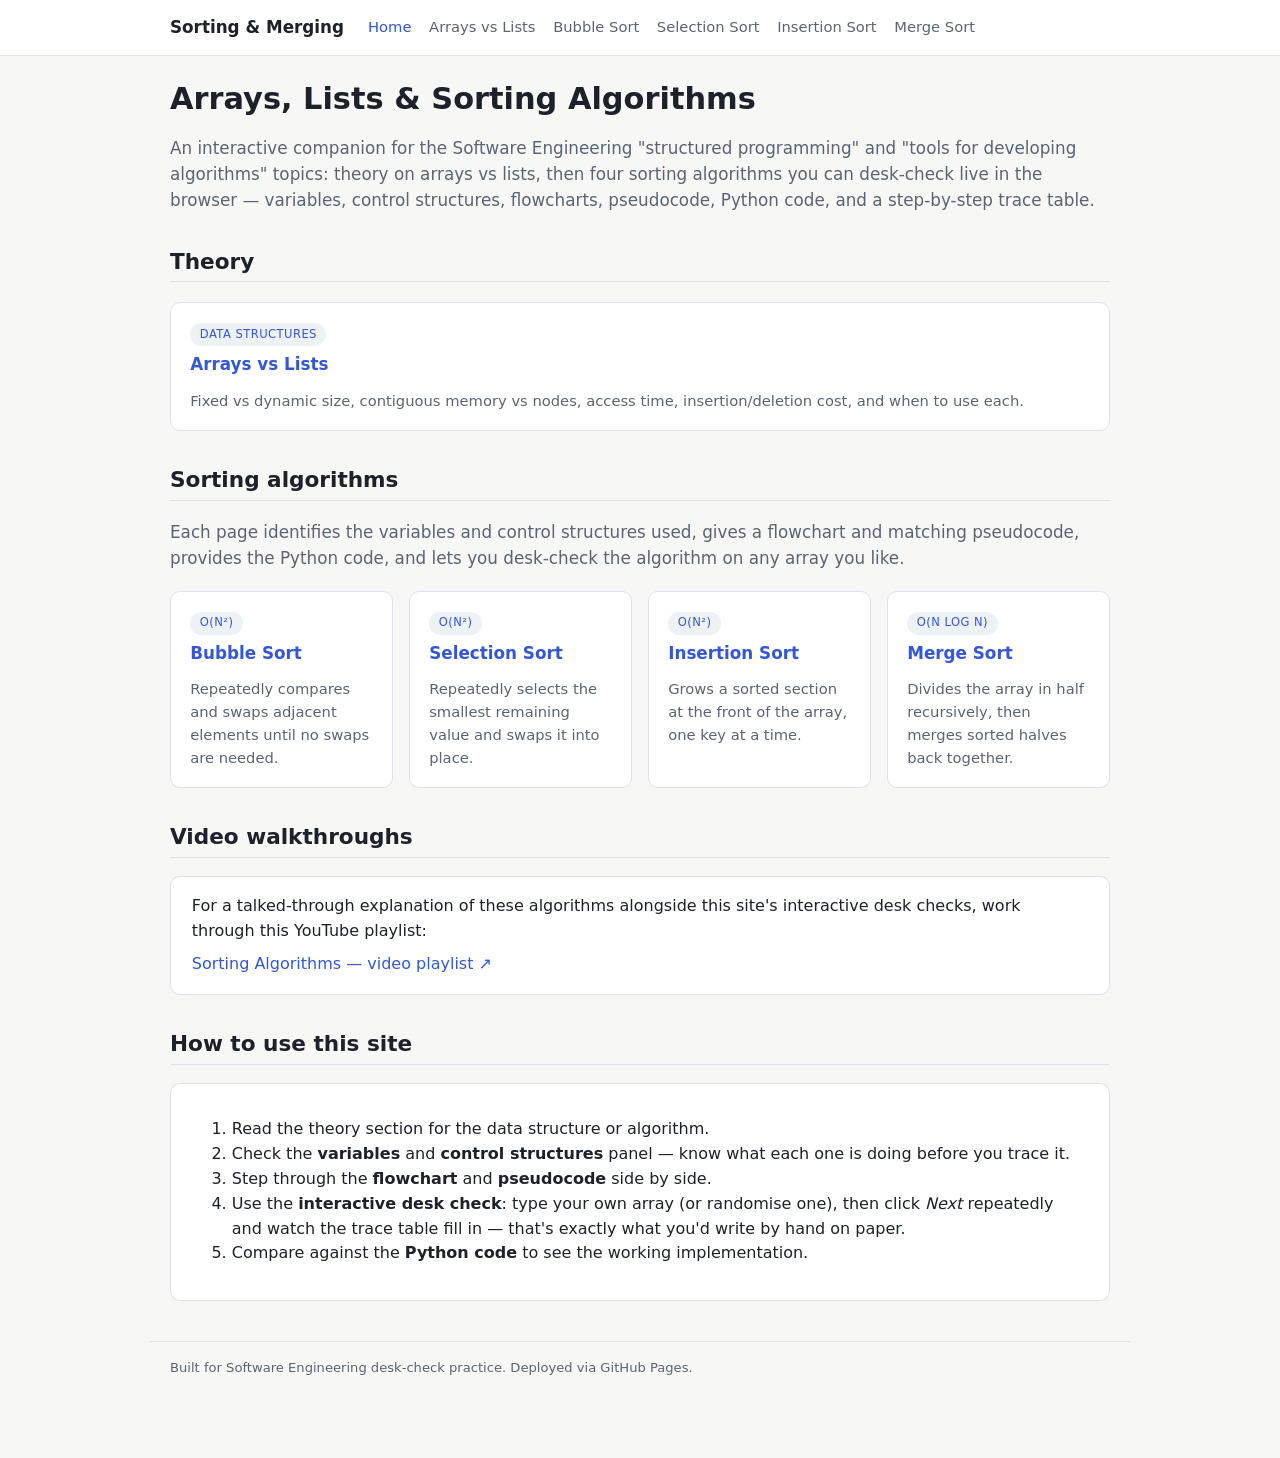
<file: index.html>
<!DOCTYPE html>
<html lang="en">
<head>
<meta charset="UTF-8">
<meta name="viewport" content="width=device-width, initial-scale=1.0">
<title>Arrays, Lists & Sorting — Algorithm Desk Checks</title>
<link rel="stylesheet" href="css/styles.css">
</head>
<body>

<header class="site-header">
  <div class="bar">
    <span class="brand">Sorting &amp; Merging</span>
    <nav>
      <a href="index.html" class="active">Home</a>
      <a href="arrays-vs-lists.html">Arrays vs Lists</a>
      <a href="sorts/bubble-sort.html">Bubble Sort</a>
      <a href="sorts/selection-sort.html">Selection Sort</a>
      <a href="sorts/insertion-sort.html">Insertion Sort</a>
      <a href="sorts/merge-sort.html">Merge Sort</a>
    </nav>
  </div>
</header>

<main>
  <h1>Arrays, Lists &amp; Sorting Algorithms</h1>
  <p class="lede">
    An interactive companion for the Software Engineering "structured programming" and
    "tools for developing algorithms" topics: theory on arrays vs lists, then four
    sorting algorithms you can desk-check live in the browser — variables, control
    structures, flowcharts, pseudocode, Python code, and a step-by-step trace table.
  </p>

  <h2>Theory</h2>
  <div class="card-grid">
    <a class="card" href="arrays-vs-lists.html">
      <span class="tag">Data structures</span>
      <h3>Arrays vs Lists</h3>
      <p>Fixed vs dynamic size, contiguous memory vs nodes, access time, insertion/deletion cost, and when to use each.</p>
    </a>
  </div>

  <h2>Sorting algorithms</h2>
  <p class="lede">Each page identifies the variables and control structures used, gives a flowchart and matching
     pseudocode, provides the Python code, and lets you desk-check the algorithm on any array you like.</p>
  <div class="card-grid">
    <a class="card" href="sorts/bubble-sort.html">
      <span class="tag">O(n²)</span>
      <h3>Bubble Sort</h3>
      <p>Repeatedly compares and swaps adjacent elements until no swaps are needed.</p>
    </a>
    <a class="card" href="sorts/selection-sort.html">
      <span class="tag">O(n²)</span>
      <h3>Selection Sort</h3>
      <p>Repeatedly selects the smallest remaining value and swaps it into place.</p>
    </a>
    <a class="card" href="sorts/insertion-sort.html">
      <span class="tag">O(n²)</span>
      <h3>Insertion Sort</h3>
      <p>Grows a sorted section at the front of the array, one key at a time.</p>
    </a>
    <a class="card" href="sorts/merge-sort.html">
      <span class="tag">O(n log n)</span>
      <h3>Merge Sort</h3>
      <p>Divides the array in half recursively, then merges sorted halves back together.</p>
    </a>
  </div>

  <h2>Video walkthroughs</h2>
  <div class="panel">
    <p style="margin:0 0 0.5rem;">
      For a talked-through explanation of these algorithms alongside this site's interactive desk checks,
      work through this YouTube playlist:
    </p>
    <p style="margin:0;">
      <a href="https://www.youtube.com/playlist?list=PL2_aWCzGMAwKedT2KfDMB9YA5DgASZb3U" target="_blank" rel="noopener">
        Sorting Algorithms — video playlist &#8599;
      </a>
    </p>
  </div>

  <h2>How to use this site</h2>
  <div class="panel">
    <ol class="tight">
      <li>Read the theory section for the data structure or algorithm.</li>
      <li>Check the <strong>variables</strong> and <strong>control structures</strong> panel — know what each one is doing before you trace it.</li>
      <li>Step through the <strong>flowchart</strong> and <strong>pseudocode</strong> side by side.</li>
      <li>Use the <strong>interactive desk check</strong>: type your own array (or randomise one), then click <em>Next</em> repeatedly and watch the trace table fill in — that's exactly what you'd write by hand on paper.</li>
      <li>Compare against the <strong>Python code</strong> to see the working implementation.</li>
    </ol>
  </div>
</main>

<footer class="site-footer">
  Built for Software Engineering desk-check practice. Deployed via GitHub Pages.
</footer>

</body>
</html>
</file>
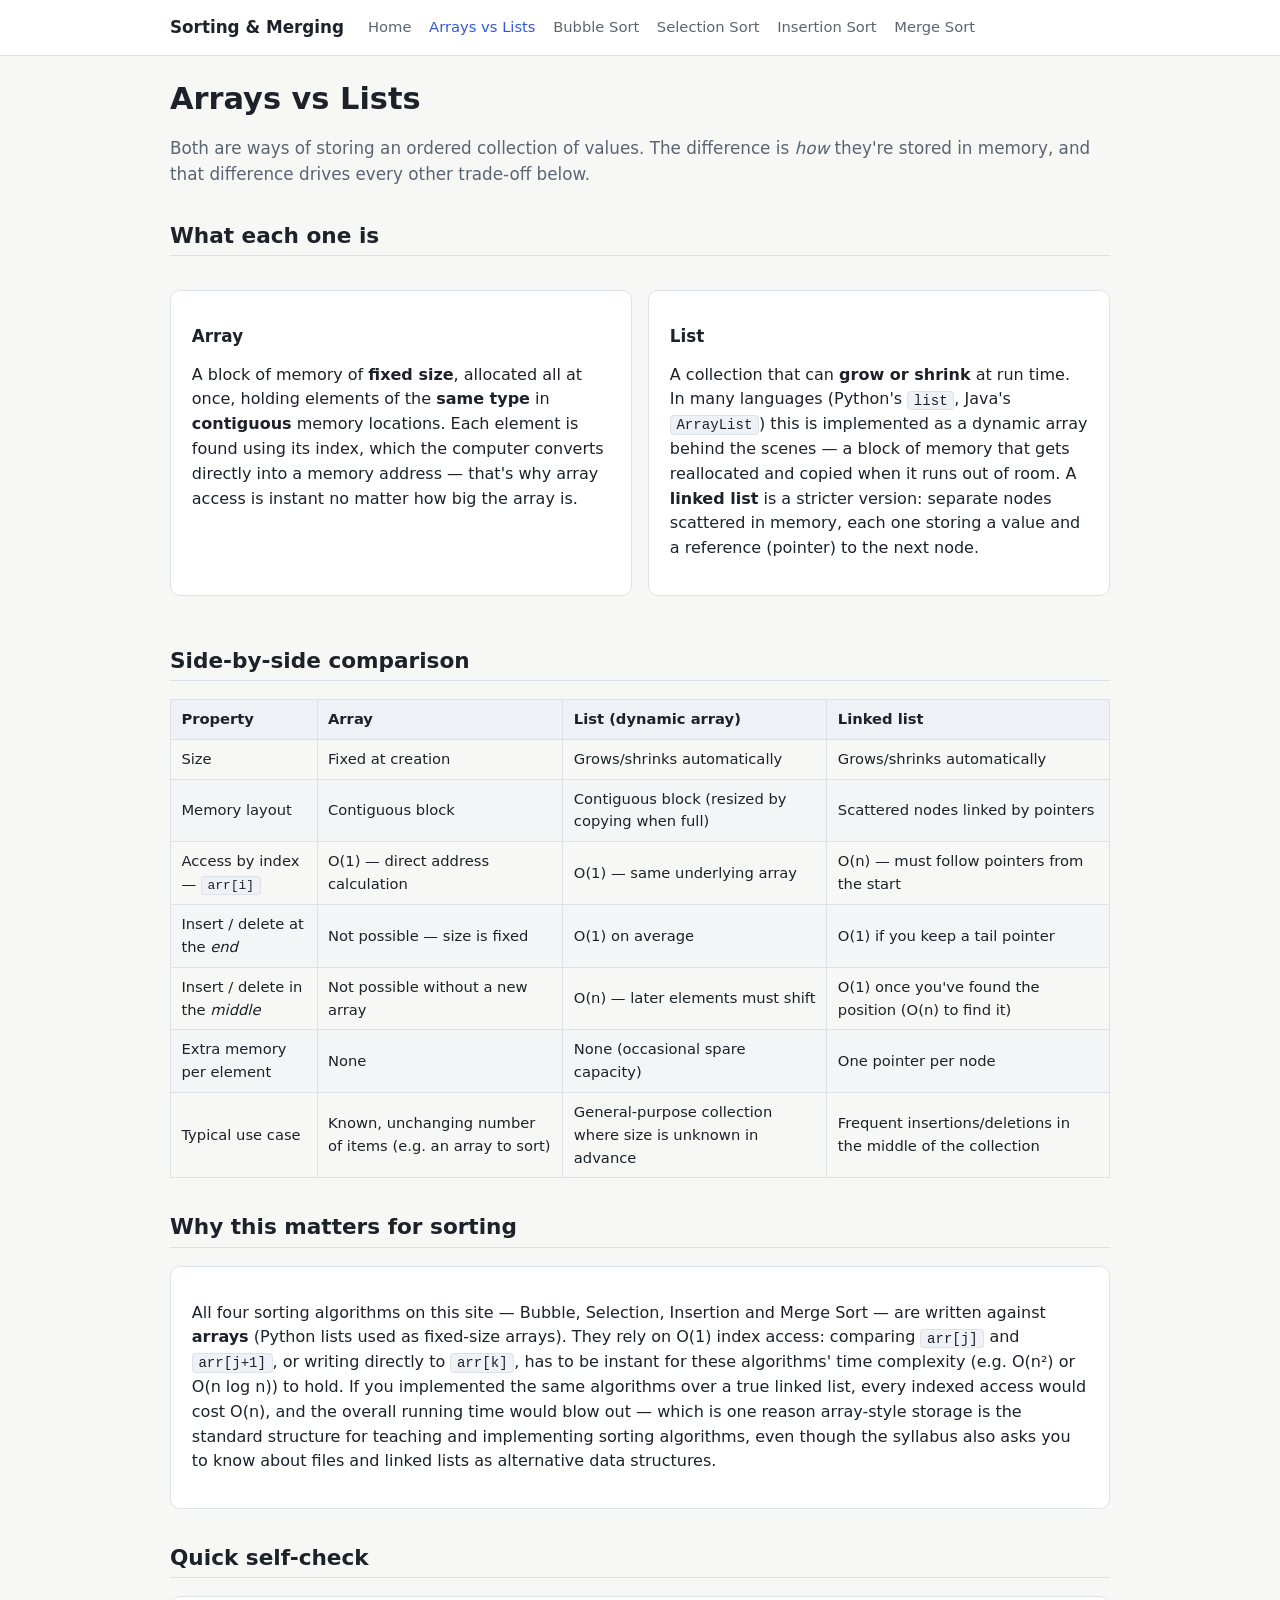
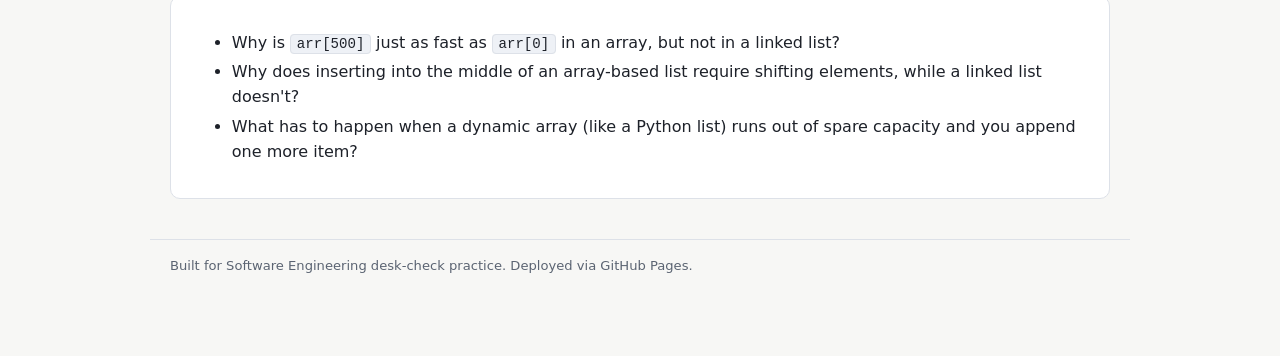
<file: arrays-vs-lists.html>
<!DOCTYPE html>
<html lang="en">
<head>
<meta charset="UTF-8">
<meta name="viewport" content="width=device-width, initial-scale=1.0">
<title>Arrays vs Lists — Theory</title>
<link rel="stylesheet" href="css/styles.css">
</head>
<body>

<header class="site-header">
  <div class="bar">
    <span class="brand">Sorting &amp; Merging</span>
    <nav>
      <a href="index.html">Home</a>
      <a href="arrays-vs-lists.html" class="active">Arrays vs Lists</a>
      <a href="sorts/bubble-sort.html">Bubble Sort</a>
      <a href="sorts/selection-sort.html">Selection Sort</a>
      <a href="sorts/insertion-sort.html">Insertion Sort</a>
      <a href="sorts/merge-sort.html">Merge Sort</a>
    </nav>
  </div>
</header>

<main>
  <h1>Arrays vs Lists</h1>
  <p class="lede">
    Both are ways of storing an ordered collection of values. The difference is <em>how</em>
    they're stored in memory, and that difference drives every other trade-off below.
  </p>

  <h2>What each one is</h2>
  <div class="panel-grid">
    <div class="panel">
      <h3>Array</h3>
      <p>
        A block of memory of <strong>fixed size</strong>, allocated all at once, holding
        elements of the <strong>same type</strong> in <strong>contiguous</strong> memory
        locations. Each element is found using its index, which the computer converts
        directly into a memory address — that's why array access is instant no matter
        how big the array is.
      </p>
    </div>
    <div class="panel">
      <h3>List</h3>
      <p>
        A collection that can <strong>grow or shrink</strong> at run time. In many
        languages (Python's <code class="inline">list</code>, Java's <code class="inline">ArrayList</code>)
        this is implemented as a dynamic array behind the scenes — a block of memory that
        gets reallocated and copied when it runs out of room. A <strong>linked list</strong>
        is a stricter version: separate nodes scattered in memory, each one storing a
        value and a reference (pointer) to the next node.
      </p>
    </div>
  </div>

  <h2>Side-by-side comparison</h2>
  <table>
    <thead>
      <tr><th>Property</th><th>Array</th><th>List (dynamic array)</th><th>Linked list</th></tr>
    </thead>
    <tbody>
      <tr>
        <td>Size</td>
        <td>Fixed at creation</td>
        <td>Grows/shrinks automatically</td>
        <td>Grows/shrinks automatically</td>
      </tr>
      <tr>
        <td>Memory layout</td>
        <td>Contiguous block</td>
        <td>Contiguous block (resized by copying when full)</td>
        <td>Scattered nodes linked by pointers</td>
      </tr>
      <tr>
        <td>Access by index — <code class="inline">arr[i]</code></td>
        <td>O(1) — direct address calculation</td>
        <td>O(1) — same underlying array</td>
        <td>O(n) — must follow pointers from the start</td>
      </tr>
      <tr>
        <td>Insert / delete at the <em>end</em></td>
        <td>Not possible — size is fixed</td>
        <td>O(1) on average</td>
        <td>O(1) if you keep a tail pointer</td>
      </tr>
      <tr>
        <td>Insert / delete in the <em>middle</em></td>
        <td>Not possible without a new array</td>
        <td>O(n) — later elements must shift</td>
        <td>O(1) once you've found the position (O(n) to find it)</td>
      </tr>
      <tr>
        <td>Extra memory per element</td>
        <td>None</td>
        <td>None (occasional spare capacity)</td>
        <td>One pointer per node</td>
      </tr>
      <tr>
        <td>Typical use case</td>
        <td>Known, unchanging number of items (e.g. an array to sort)</td>
        <td>General-purpose collection where size is unknown in advance</td>
        <td>Frequent insertions/deletions in the middle of the collection</td>
      </tr>
    </tbody>
  </table>

  <h2>Why this matters for sorting</h2>
  <div class="panel">
    <p>
      All four sorting algorithms on this site — Bubble, Selection, Insertion and Merge
      Sort — are written against <strong>arrays</strong> (Python lists used as fixed-size
      arrays). They rely on O(1) index access: comparing <code class="inline">arr[j]</code>
      and <code class="inline">arr[j+1]</code>, or writing directly to <code class="inline">arr[k]</code>,
      has to be instant for these algorithms' time complexity (e.g. O(n²) or O(n log n)) to
      hold. If you implemented the same algorithms over a true linked list, every indexed
      access would cost O(n), and the overall running time would blow out — which is one
      reason array-style storage is the standard structure for teaching and implementing
      sorting algorithms, even though the syllabus also asks you to know about files and
      linked lists as alternative data structures.
    </p>
  </div>

  <h2>Quick self-check</h2>
  <div class="panel">
    <ul class="tight">
      <li>Why is <code class="inline">arr[500]</code> just as fast as <code class="inline">arr[0]</code> in an array, but not in a linked list?</li>
      <li>Why does inserting into the middle of an array-based list require shifting elements, while a linked list doesn't?</li>
      <li>What has to happen when a dynamic array (like a Python list) runs out of spare capacity and you append one more item?</li>
    </ul>
  </div>
</main>

<footer class="site-footer">
  Built for Software Engineering desk-check practice. Deployed via GitHub Pages.
</footer>

</body>
</html>
</file>
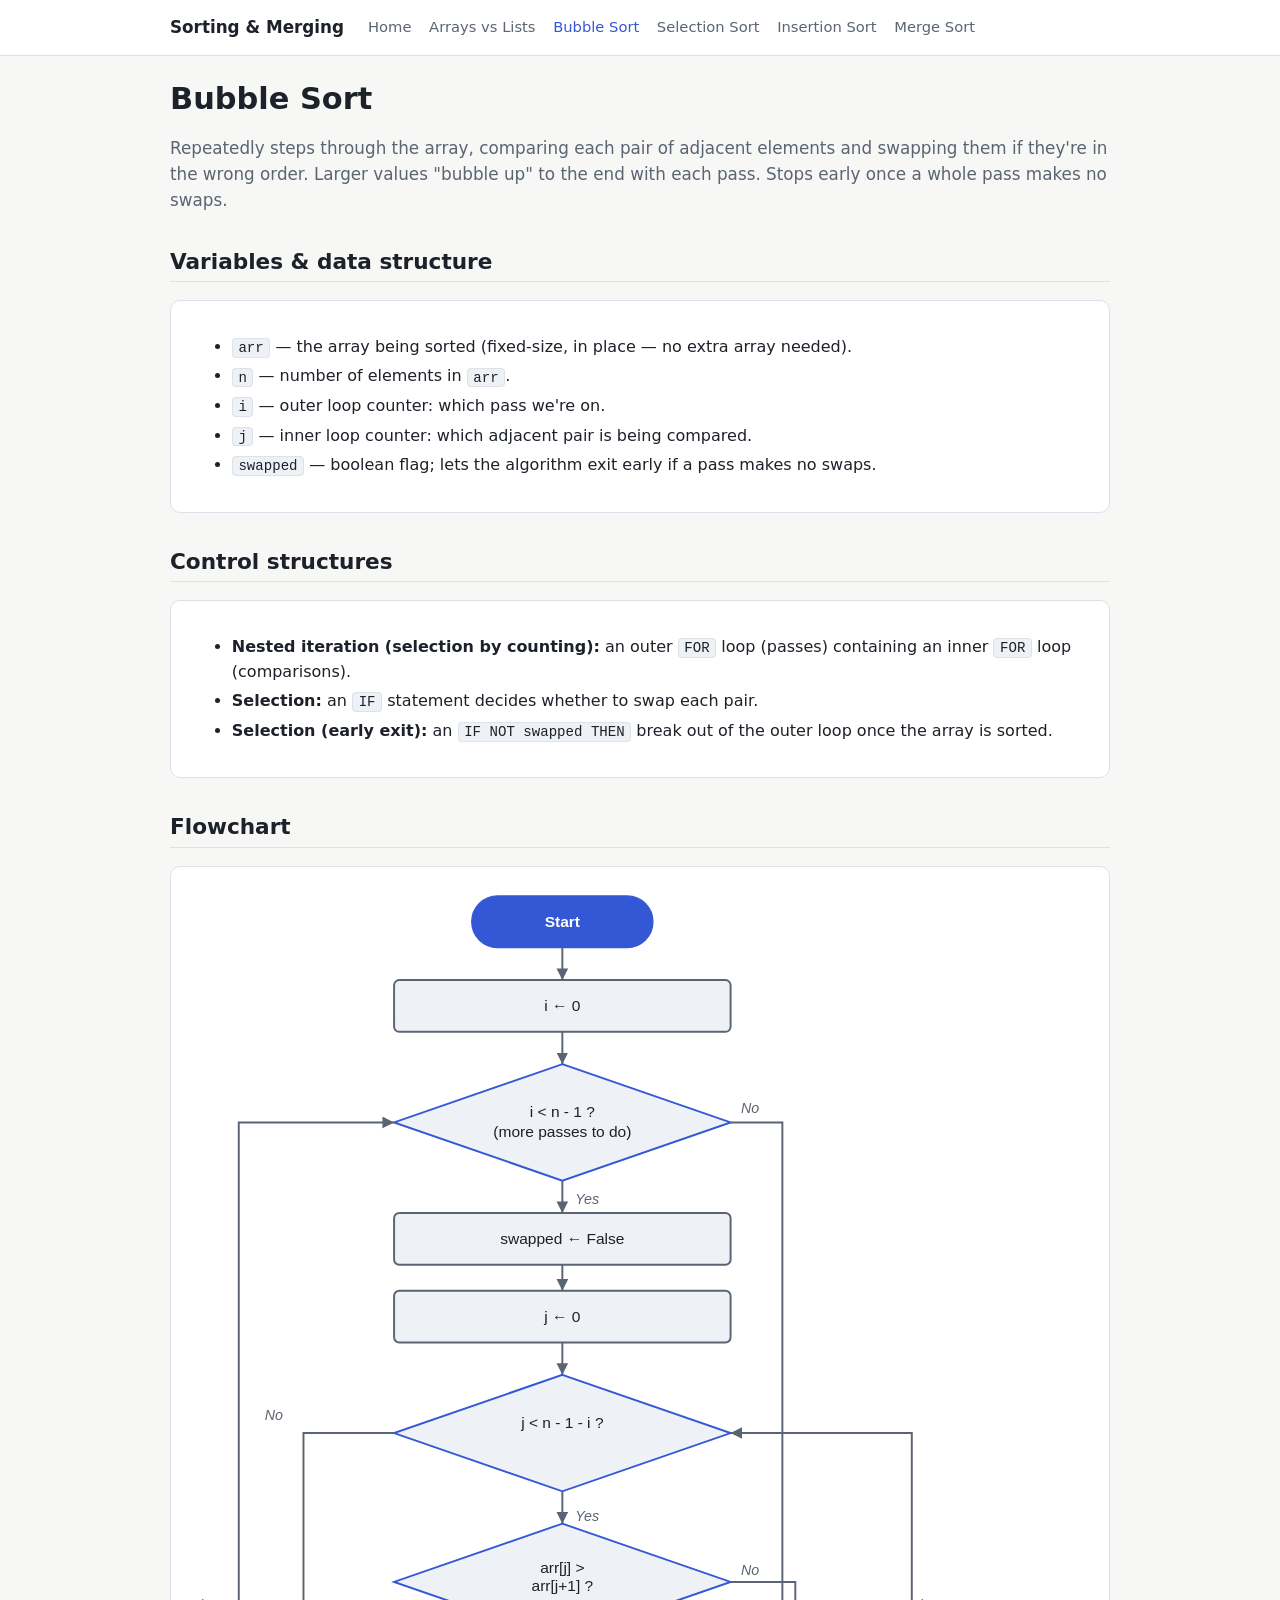
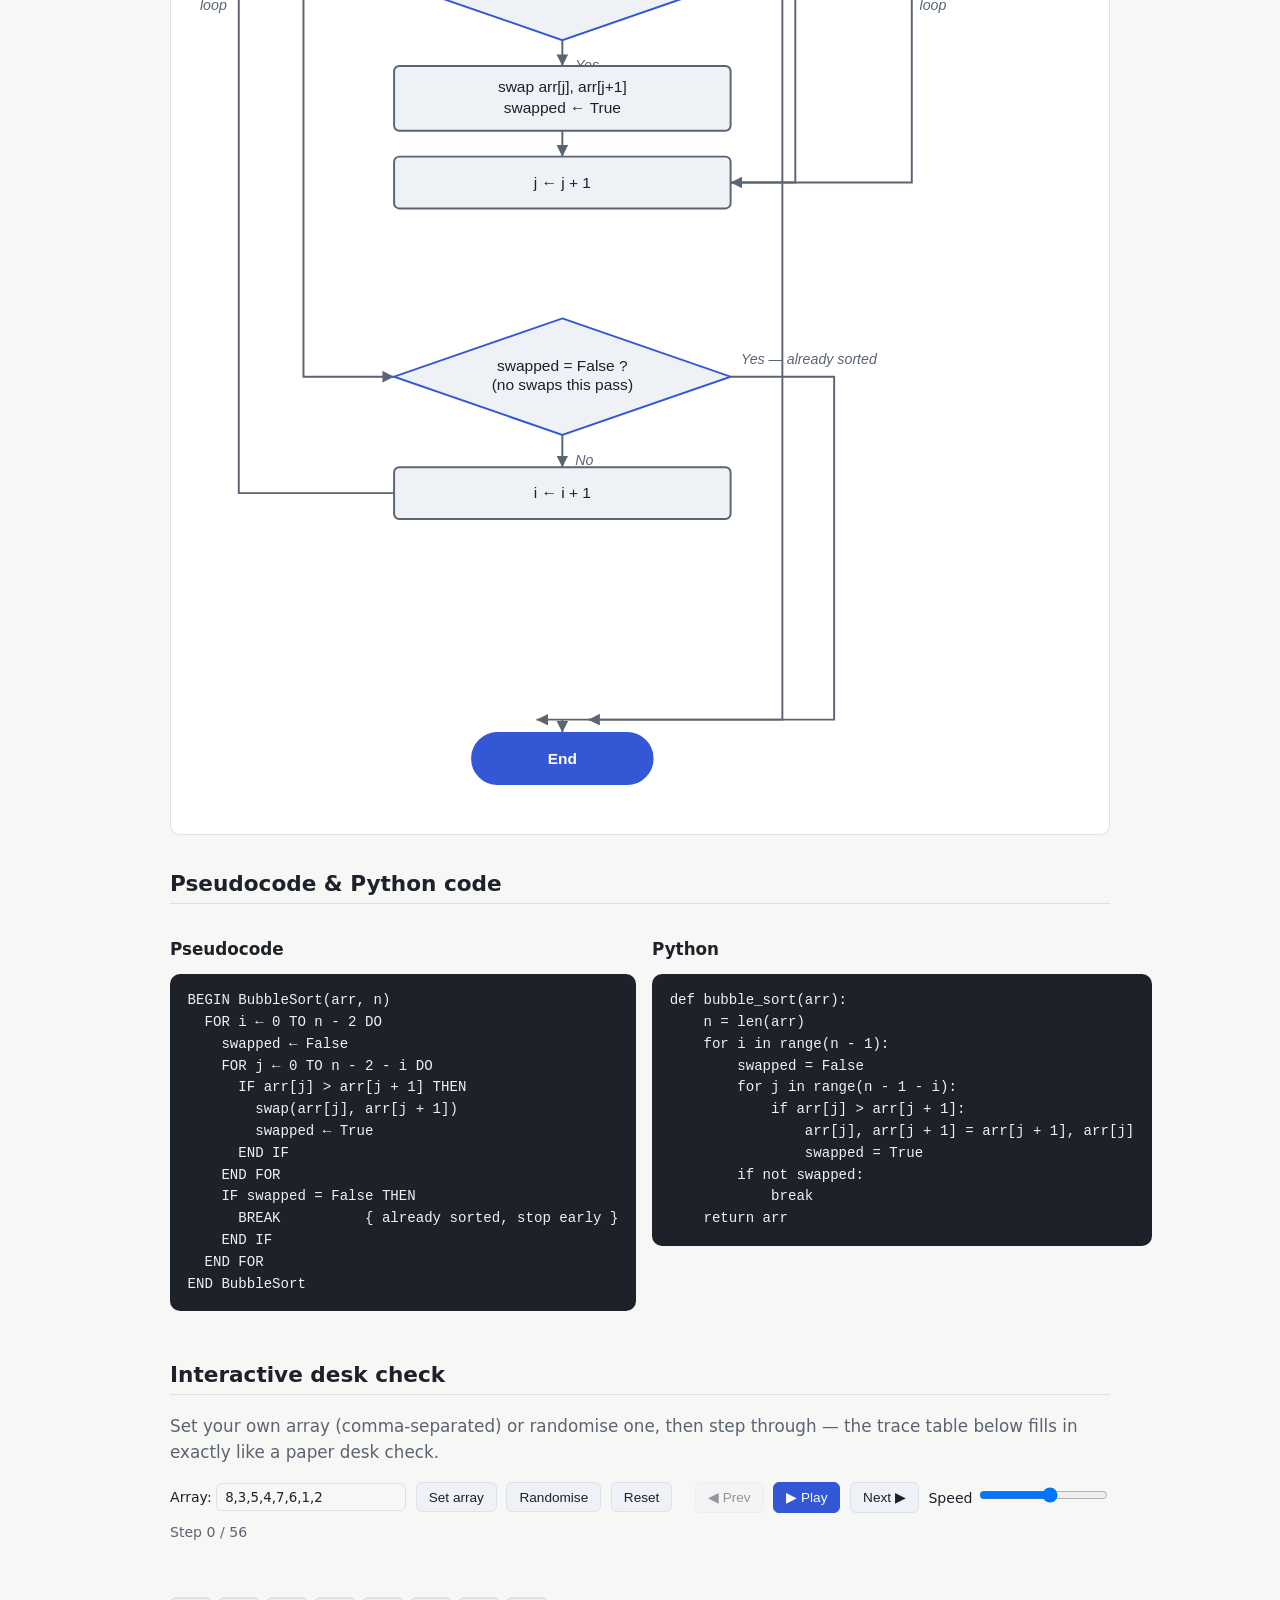
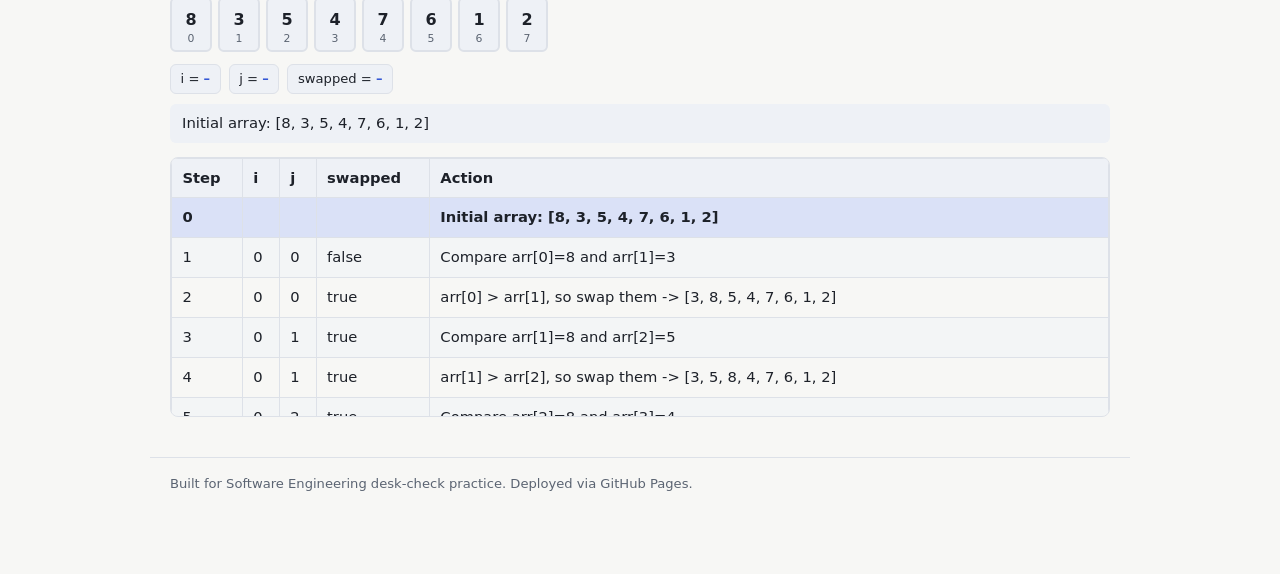
<file: sorts/bubble-sort.html>
<!DOCTYPE html>
<html lang="en">
<head>
<meta charset="UTF-8">
<meta name="viewport" content="width=device-width, initial-scale=1.0">
<title>Bubble Sort — Desk Check</title>
<link rel="stylesheet" href="../css/styles.css">
</head>
<body>

<header class="site-header">
  <div class="bar">
    <span class="brand">Sorting &amp; Merging</span>
    <nav>
      <a href="../index.html">Home</a>
      <a href="../arrays-vs-lists.html">Arrays vs Lists</a>
      <a href="bubble-sort.html" class="active">Bubble Sort</a>
      <a href="selection-sort.html">Selection Sort</a>
      <a href="insertion-sort.html">Insertion Sort</a>
      <a href="merge-sort.html">Merge Sort</a>
    </nav>
  </div>
</header>

<main>
  <h1>Bubble Sort</h1>
  <p class="lede">
    Repeatedly steps through the array, comparing each pair of adjacent elements and
    swapping them if they're in the wrong order. Larger values "bubble up" to the end
    with each pass. Stops early once a whole pass makes no swaps.
  </p>

  <h2>Variables &amp; data structure</h2>
  <div class="panel">
    <ul class="tight">
      <li><code class="inline">arr</code> — the array being sorted (fixed-size, in place — no extra array needed).</li>
      <li><code class="inline">n</code> — number of elements in <code class="inline">arr</code>.</li>
      <li><code class="inline">i</code> — outer loop counter: which pass we're on.</li>
      <li><code class="inline">j</code> — inner loop counter: which adjacent pair is being compared.</li>
      <li><code class="inline">swapped</code> — boolean flag; lets the algorithm exit early if a pass makes no swaps.</li>
    </ul>
  </div>

  <h2>Control structures</h2>
  <div class="panel">
    <ul class="tight">
      <li><strong>Nested iteration (selection by counting):</strong> an outer <code class="inline">FOR</code> loop (passes) containing an inner <code class="inline">FOR</code> loop (comparisons).</li>
      <li><strong>Selection:</strong> an <code class="inline">IF</code> statement decides whether to swap each pair.</li>
      <li><strong>Selection (early exit):</strong> an <code class="inline">IF NOT swapped THEN</code> break out of the outer loop once the array is sorted.</li>
    </ul>
  </div>

  <h2>Flowchart</h2>
  <div class="flowchart-wrap">
    <svg viewBox="0 0 700 1180" xmlns="http://www.w3.org/2000/svg" role="img" aria-label="Bubble sort flowchart">
      <defs>
        <marker id="arrowhead" markerWidth="8" markerHeight="8" refX="6" refY="3" orient="auto">
          <path class="fc-arrowhead" d="M0,0 L6,3 L0,6 Z"></path>
        </marker>
      </defs>

      <rect class="fc-terminator" x="220" y="10" width="140" height="40" rx="20"></rect>
      <text class="fc-text-light" x="290" y="34" text-anchor="middle">Start</text>
      <path class="fc-arrow" d="M290,50 L290,75"></path>

      <rect class="fc-shape" x="160" y="75" width="260" height="40" rx="4"></rect>
      <text class="fc-text" x="290" y="99" text-anchor="middle">i &#8592; 0</text>
      <path class="fc-arrow" d="M290,115 L290,140"></path>

      <polygon class="fc-decision" points="290,140 420,185 290,230 160,185"></polygon>
      <text class="fc-text" x="290" y="181" text-anchor="middle">i &lt; n - 1 ?</text>
      <text class="fc-text" x="290" y="196" text-anchor="middle" font-size="10">(more passes to do)</text>
      <text class="fc-label" x="300" y="248">Yes</text>
      <path class="fc-arrow" d="M290,230 L290,255"></path>

      <rect class="fc-shape" x="160" y="255" width="260" height="40" rx="4"></rect>
      <text class="fc-text" x="290" y="279" text-anchor="middle">swapped &#8592; False</text>
      <path class="fc-arrow" d="M290,295 L290,315"></path>

      <rect class="fc-shape" x="160" y="315" width="260" height="40" rx="4"></rect>
      <text class="fc-text" x="290" y="339" text-anchor="middle">j &#8592; 0</text>
      <path class="fc-arrow" d="M290,355 L290,380"></path>

      <polygon class="fc-decision" points="290,380 420,425 290,470 160,425"></polygon>
      <text class="fc-text" x="290" y="421" text-anchor="middle" font-size="11">j &lt; n - 1 - i ?</text>
      <text class="fc-label" x="300" y="493">Yes</text>
      <path class="fc-arrow" d="M290,470 L290,495"></path>

      <polygon class="fc-decision" points="290,495 420,540 290,585 160,540"></polygon>
      <text class="fc-text" x="290" y="533" text-anchor="middle" font-size="11">arr[j] &gt;</text>
      <text class="fc-text" x="290" y="547" text-anchor="middle" font-size="11">arr[j+1] ?</text>
      <text class="fc-label" x="300" y="608">Yes</text>
      <path class="fc-arrow" d="M290,585 L290,605"></path>

      <rect class="fc-shape" x="160" y="605" width="260" height="50" rx="4"></rect>
      <text class="fc-text" x="290" y="625" text-anchor="middle" font-size="11">swap arr[j], arr[j+1]</text>
      <text class="fc-text" x="290" y="641" text-anchor="middle" font-size="11">swapped &#8592; True</text>
      <path class="fc-arrow" d="M290,655 L290,675"></path>

      <rect class="fc-shape" x="160" y="675" width="260" height="40" rx="4"></rect>
      <text class="fc-text" x="290" y="699" text-anchor="middle">j &#8592; j + 1</text>

      <!-- Decision3 No: skip swap -->
      <text class="fc-label" x="428" y="535">No</text>
      <path class="fc-arrow" d="M420,540 L470,540 L470,695 L420,695"></path>

      <!-- inner loop-back to Decision2 -->
      <text class="fc-label" x="566" y="562">loop</text>
      <path class="fc-arrow" d="M420,695 L560,695 L560,425 L420,425"></path>

      <!-- Decision2 No: inner loop ends -->
      <text class="fc-label" x="60" y="415">No</text>
      <path class="fc-arrow" d="M160,425 L90,425 L90,845 L160,845"></path>

      <polygon class="fc-decision" points="290,800 420,845 290,890 160,845"></polygon>
      <text class="fc-text" x="290" y="841" text-anchor="middle" font-size="11">swapped = False ?</text>
      <text class="fc-text" x="290" y="855" text-anchor="middle" font-size="10">(no swaps this pass)</text>

      <text class="fc-label" x="428" y="835">Yes &#8212; already sorted</text>
      <path class="fc-arrow" d="M420,845 L500,845 L500,1110 L310,1110"></path>

      <text class="fc-label" x="300" y="913">No</text>
      <path class="fc-arrow" d="M290,890 L290,915"></path>

      <rect class="fc-shape" x="160" y="915" width="260" height="40" rx="4"></rect>
      <text class="fc-text" x="290" y="939" text-anchor="middle">i &#8592; i + 1</text>

      <!-- outer loop-back to Decision1 -->
      <text class="fc-label" x="10" y="562">loop</text>
      <path class="fc-arrow" d="M160,935 L40,935 L40,185 L160,185"></path>

      <!-- Decision1 No: outer loop ends -->
      <text class="fc-label" x="428" y="178">No</text>
      <path class="fc-arrow" d="M420,185 L460,185 L460,1110 L270,1110"></path>

      <path class="fc-arrow" d="M290,1110 L290,1120"></path>
      <rect class="fc-terminator" x="220" y="1120" width="140" height="40" rx="20"></rect>
      <text class="fc-text-light" x="290" y="1144" text-anchor="middle">End</text>
    </svg>
  </div>

  <h2>Pseudocode &amp; Python code</h2>
  <div class="panel-grid">
    <div>
      <h3>Pseudocode</h3>
      <pre><code>BEGIN BubbleSort(arr, n)
  FOR i &#8592; 0 TO n - 2 DO
    swapped &#8592; False
    FOR j &#8592; 0 TO n - 2 - i DO
      IF arr[j] &gt; arr[j + 1] THEN
        swap(arr[j], arr[j + 1])
        swapped &#8592; True
      END IF
    END FOR
    IF swapped = False THEN
      BREAK          { already sorted, stop early }
    END IF
  END FOR
END BubbleSort</code></pre>
    </div>
    <div>
      <h3>Python</h3>
      <pre><code>def bubble_sort(arr):
    n = len(arr)
    for i in range(n - 1):
        swapped = False
        for j in range(n - 1 - i):
            if arr[j] > arr[j + 1]:
                arr[j], arr[j + 1] = arr[j + 1], arr[j]
                swapped = True
        if not swapped:
            break
    return arr</code></pre>
    </div>
  </div>

  <h2>Interactive desk check</h2>
  <p class="lede">Set your own array (comma-separated) or randomise one, then step through — the trace table below fills in exactly like a paper desk check.</p>
  <div id="visualizer"></div>
</main>

<footer class="site-footer">
  Built for Software Engineering desk-check practice. Deployed via GitHub Pages.
</footer>

<script src="../js/visualizer.js"></script>
<script src="../js/algorithms/bubble.js"></script>
<script>
  initVisualizer({
    root: "visualizer",
    algorithmFn: bubbleSortSteps,
    varNames: ["i", "j", "swapped"],
    defaultArray: [8, 3, 5, 4, 7, 6, 1, 2],
  });
</script>
</body>
</html>
</file>
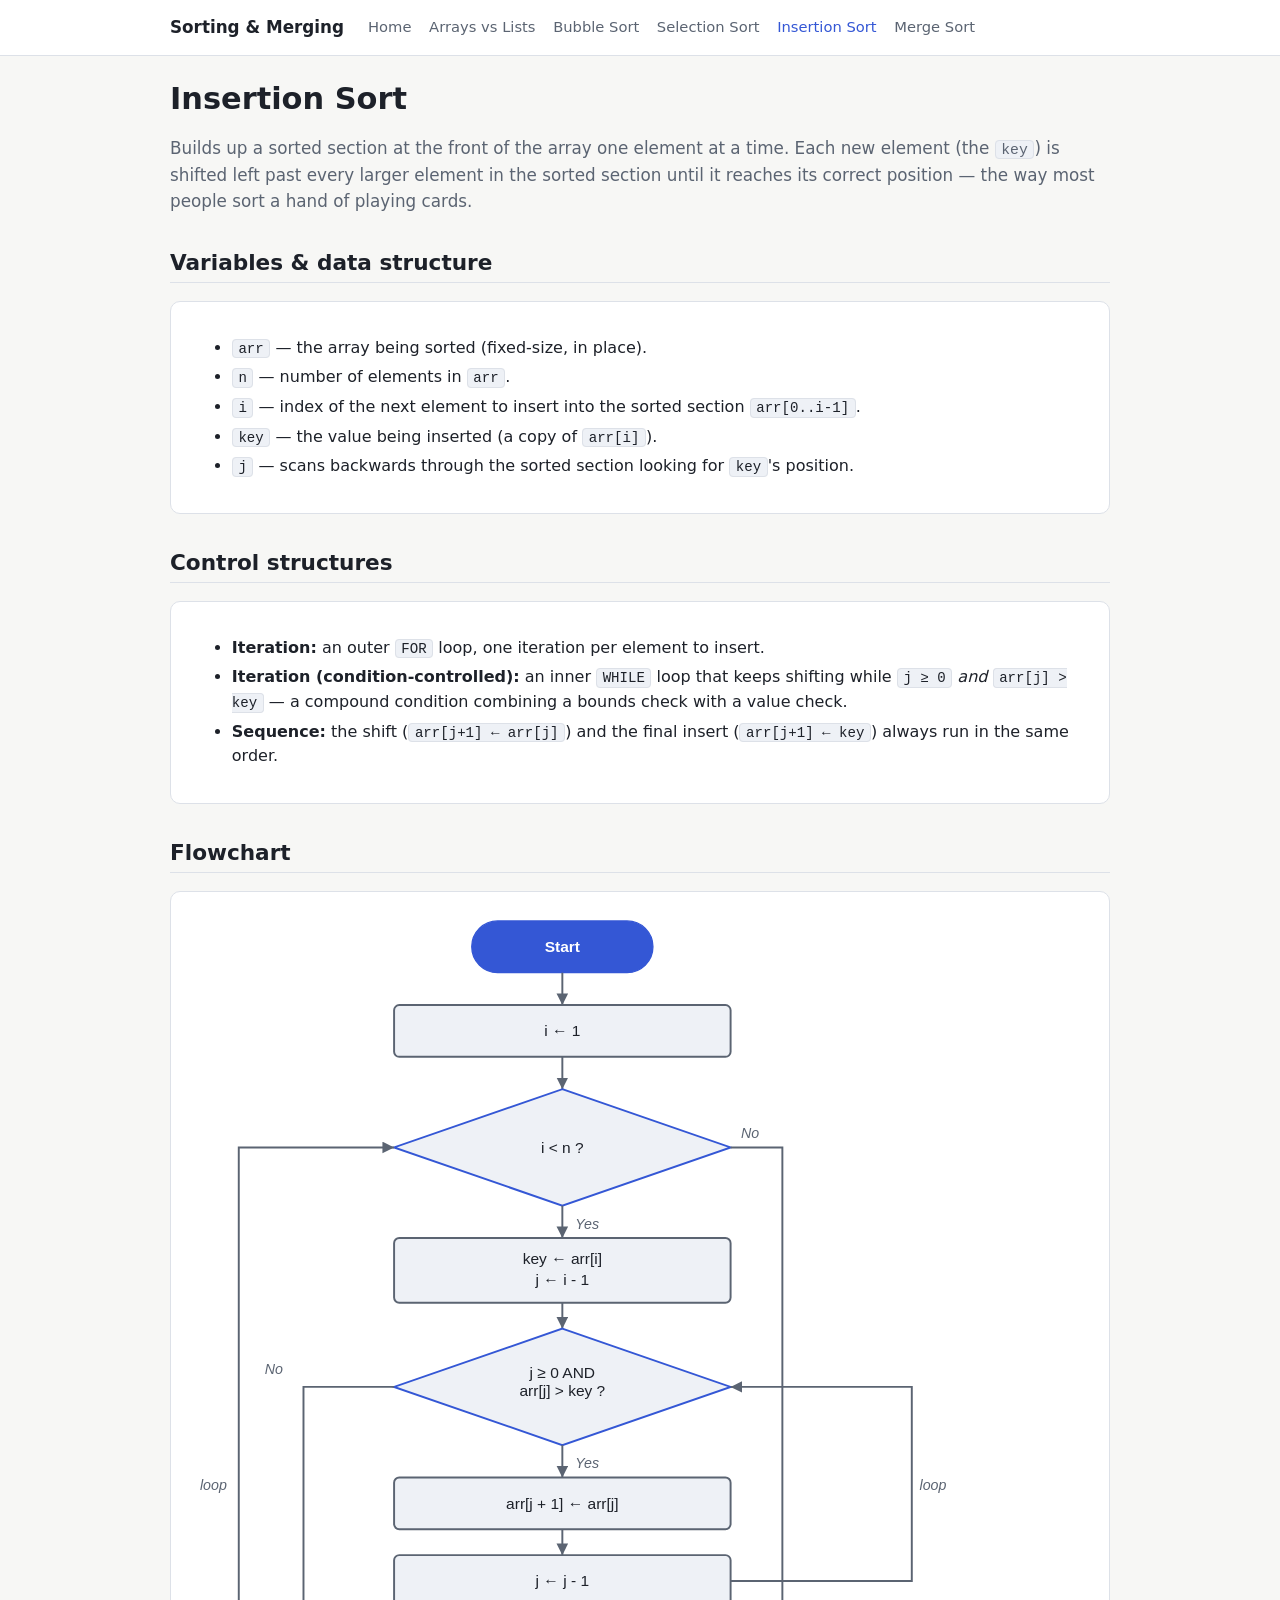
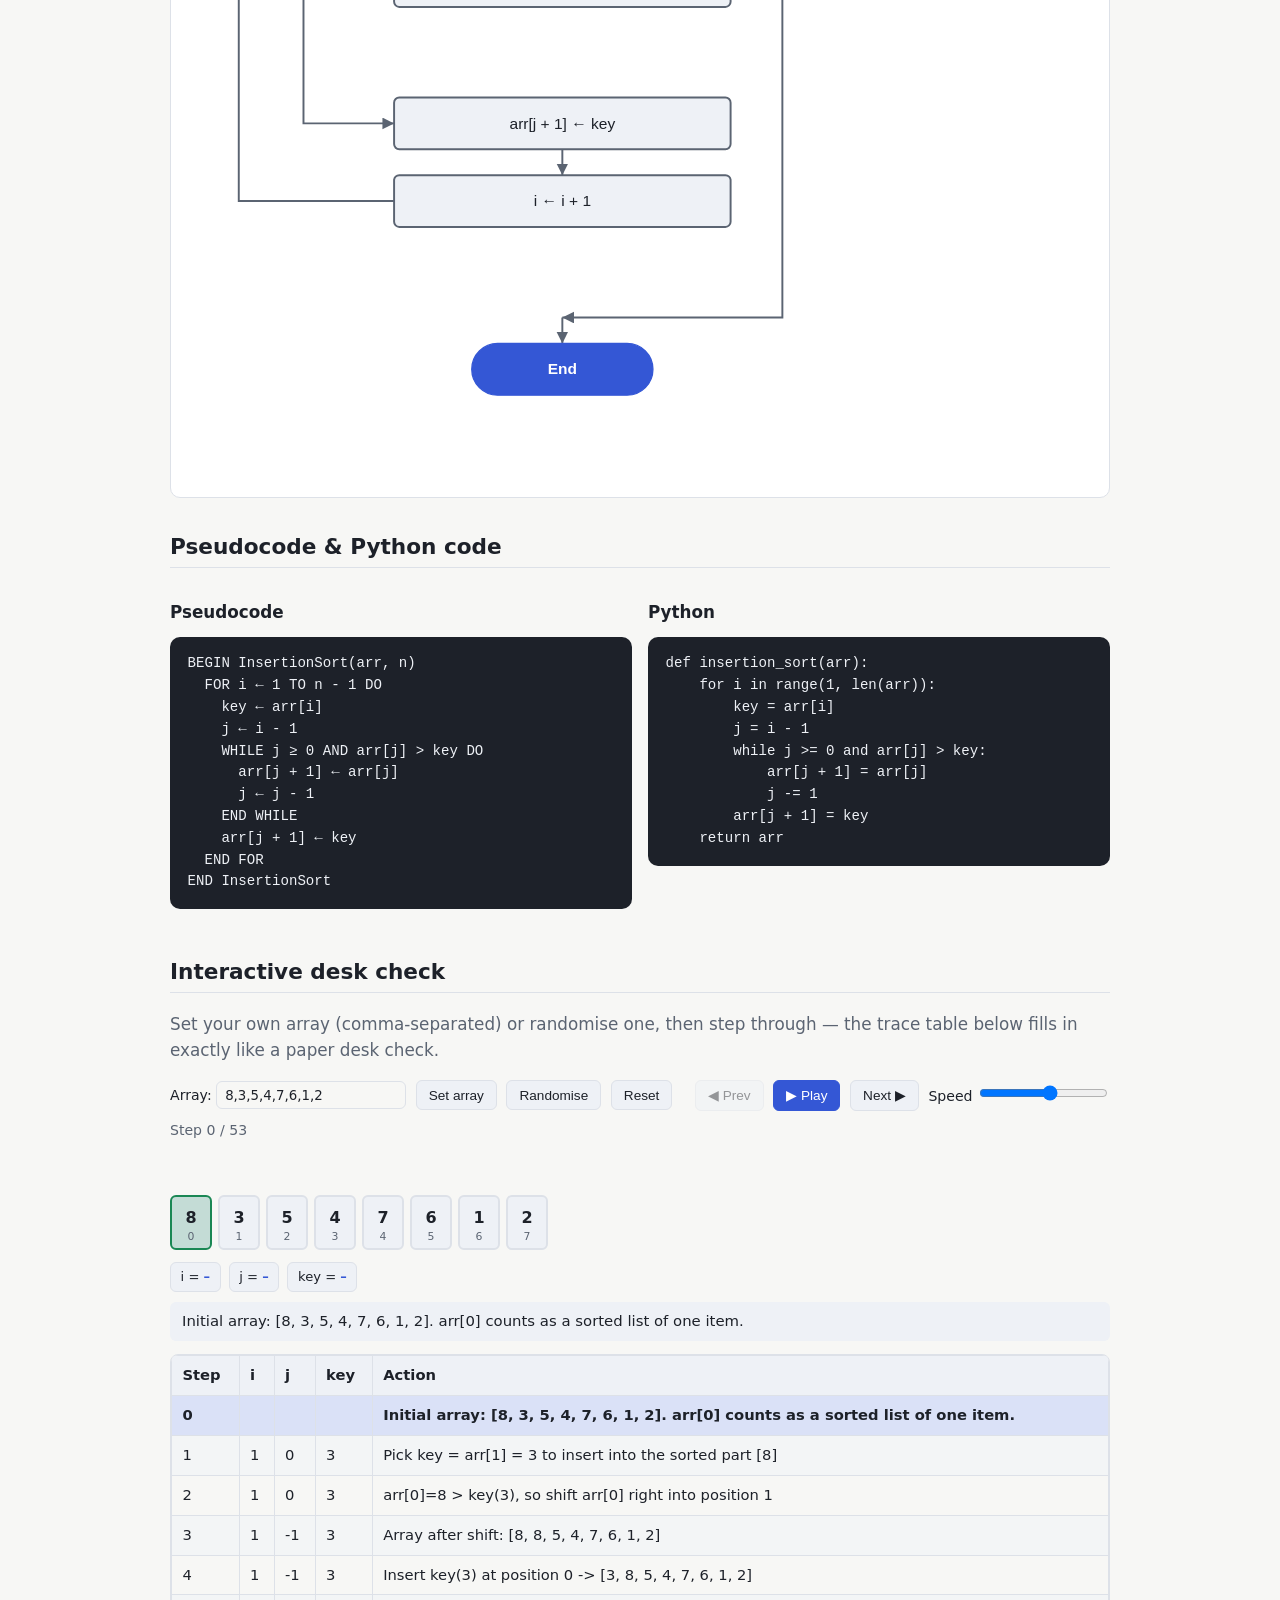
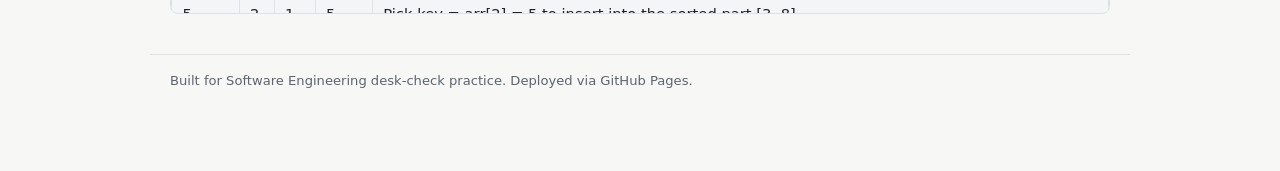
<file: sorts/insertion-sort.html>
<!DOCTYPE html>
<html lang="en">
<head>
<meta charset="UTF-8">
<meta name="viewport" content="width=device-width, initial-scale=1.0">
<title>Insertion Sort — Desk Check</title>
<link rel="stylesheet" href="../css/styles.css">
</head>
<body>

<header class="site-header">
  <div class="bar">
    <span class="brand">Sorting &amp; Merging</span>
    <nav>
      <a href="../index.html">Home</a>
      <a href="../arrays-vs-lists.html">Arrays vs Lists</a>
      <a href="bubble-sort.html">Bubble Sort</a>
      <a href="selection-sort.html">Selection Sort</a>
      <a href="insertion-sort.html" class="active">Insertion Sort</a>
      <a href="merge-sort.html">Merge Sort</a>
    </nav>
  </div>
</header>

<main>
  <h1>Insertion Sort</h1>
  <p class="lede">
    Builds up a sorted section at the front of the array one element at a time. Each new
    element (the <code class="inline">key</code>) is shifted left past every larger
    element in the sorted section until it reaches its correct position — the way most
    people sort a hand of playing cards.
  </p>

  <h2>Variables &amp; data structure</h2>
  <div class="panel">
    <ul class="tight">
      <li><code class="inline">arr</code> — the array being sorted (fixed-size, in place).</li>
      <li><code class="inline">n</code> — number of elements in <code class="inline">arr</code>.</li>
      <li><code class="inline">i</code> — index of the next element to insert into the sorted section <code class="inline">arr[0..i-1]</code>.</li>
      <li><code class="inline">key</code> — the value being inserted (a copy of <code class="inline">arr[i]</code>).</li>
      <li><code class="inline">j</code> — scans backwards through the sorted section looking for <code class="inline">key</code>'s position.</li>
    </ul>
  </div>

  <h2>Control structures</h2>
  <div class="panel">
    <ul class="tight">
      <li><strong>Iteration:</strong> an outer <code class="inline">FOR</code> loop, one iteration per element to insert.</li>
      <li><strong>Iteration (condition-controlled):</strong> an inner <code class="inline">WHILE</code> loop that keeps shifting while <code class="inline">j &#8805; 0</code> <em>and</em> <code class="inline">arr[j] &gt; key</code> — a compound condition combining a bounds check with a value check.</li>
      <li><strong>Sequence:</strong> the shift (<code class="inline">arr[j+1] &#8592; arr[j]</code>) and the final insert (<code class="inline">arr[j+1] &#8592; key</code>) always run in the same order.</li>
    </ul>
  </div>

  <h2>Flowchart</h2>
  <div class="flowchart-wrap">
    <svg viewBox="0 0 700 900" xmlns="http://www.w3.org/2000/svg" role="img" aria-label="Insertion sort flowchart">
      <defs>
        <marker id="arrowhead" markerWidth="8" markerHeight="8" refX="6" refY="3" orient="auto">
          <path class="fc-arrowhead" d="M0,0 L6,3 L0,6 Z"></path>
        </marker>
      </defs>

      <rect class="fc-terminator" x="220" y="10" width="140" height="40" rx="20"></rect>
      <text class="fc-text-light" x="290" y="34" text-anchor="middle">Start</text>
      <path class="fc-arrow" d="M290,50 L290,75"></path>

      <rect class="fc-shape" x="160" y="75" width="260" height="40" rx="4"></rect>
      <text class="fc-text" x="290" y="99" text-anchor="middle">i &#8592; 1</text>
      <path class="fc-arrow" d="M290,115 L290,140"></path>

      <polygon class="fc-decision" points="290,140 420,185 290,230 160,185"></polygon>
      <text class="fc-text" x="290" y="189" text-anchor="middle">i &lt; n ?</text>
      <text class="fc-label" x="300" y="248">Yes</text>
      <path class="fc-arrow" d="M290,230 L290,255"></path>

      <rect class="fc-shape" x="160" y="255" width="260" height="50" rx="4"></rect>
      <text class="fc-text" x="290" y="275" text-anchor="middle" font-size="11">key &#8592; arr[i]</text>
      <text class="fc-text" x="290" y="291" text-anchor="middle" font-size="11">j &#8592; i - 1</text>
      <path class="fc-arrow" d="M290,305 L290,325"></path>

      <polygon class="fc-decision" points="290,325 420,370 290,415 160,370"></polygon>
      <text class="fc-text" x="290" y="363" text-anchor="middle" font-size="10">j &#8805; 0 AND</text>
      <text class="fc-text" x="290" y="377" text-anchor="middle" font-size="10">arr[j] &gt; key ?</text>
      <text class="fc-label" x="300" y="433">Yes</text>
      <path class="fc-arrow" d="M290,415 L290,440"></path>

      <rect class="fc-shape" x="160" y="440" width="260" height="40" rx="4"></rect>
      <text class="fc-text" x="290" y="464" text-anchor="middle" font-size="11">arr[j + 1] &#8592; arr[j]</text>
      <path class="fc-arrow" d="M290,480 L290,500"></path>

      <rect class="fc-shape" x="160" y="500" width="260" height="40" rx="4"></rect>
      <text class="fc-text" x="290" y="524" text-anchor="middle">j &#8592; j - 1</text>

      <text class="fc-label" x="566" y="450">loop</text>
      <path class="fc-arrow" d="M420,520 L560,520 L560,370 L420,370"></path>

      <text class="fc-label" x="60" y="360">No</text>
      <path class="fc-arrow" d="M160,370 L90,370 L90,630 L160,630"></path>

      <rect class="fc-shape" x="160" y="610" width="260" height="40" rx="4"></rect>
      <text class="fc-text" x="290" y="634" text-anchor="middle" font-size="11">arr[j + 1] &#8592; key</text>
      <path class="fc-arrow" d="M290,650 L290,670"></path>

      <rect class="fc-shape" x="160" y="670" width="260" height="40" rx="4"></rect>
      <text class="fc-text" x="290" y="694" text-anchor="middle">i &#8592; i + 1</text>

      <text class="fc-label" x="10" y="450">loop</text>
      <path class="fc-arrow" d="M160,690 L40,690 L40,185 L160,185"></path>

      <text class="fc-label" x="428" y="178">No</text>
      <path class="fc-arrow" d="M420,185 L460,185 L460,780 L290,780"></path>

      <path class="fc-arrow" d="M290,780 L290,800"></path>
      <rect class="fc-terminator" x="220" y="800" width="140" height="40" rx="20"></rect>
      <text class="fc-text-light" x="290" y="824" text-anchor="middle">End</text>
    </svg>
  </div>

  <h2>Pseudocode &amp; Python code</h2>
  <div class="panel-grid">
    <div>
      <h3>Pseudocode</h3>
      <pre><code>BEGIN InsertionSort(arr, n)
  FOR i &#8592; 1 TO n - 1 DO
    key &#8592; arr[i]
    j &#8592; i - 1
    WHILE j &#8805; 0 AND arr[j] &gt; key DO
      arr[j + 1] &#8592; arr[j]
      j &#8592; j - 1
    END WHILE
    arr[j + 1] &#8592; key
  END FOR
END InsertionSort</code></pre>
    </div>
    <div>
      <h3>Python</h3>
      <pre><code>def insertion_sort(arr):
    for i in range(1, len(arr)):
        key = arr[i]
        j = i - 1
        while j >= 0 and arr[j] > key:
            arr[j + 1] = arr[j]
            j -= 1
        arr[j + 1] = key
    return arr</code></pre>
    </div>
  </div>

  <h2>Interactive desk check</h2>
  <p class="lede">Set your own array (comma-separated) or randomise one, then step through — the trace table below fills in exactly like a paper desk check.</p>
  <div id="visualizer"></div>
</main>

<footer class="site-footer">
  Built for Software Engineering desk-check practice. Deployed via GitHub Pages.
</footer>

<script src="../js/visualizer.js"></script>
<script src="../js/algorithms/insertion.js"></script>
<script>
  initVisualizer({
    root: "visualizer",
    algorithmFn: insertionSortSteps,
    varNames: ["i", "j", "key"],
    defaultArray: [8, 3, 5, 4, 7, 6, 1, 2],
  });
</script>
</body>
</html>
</file>
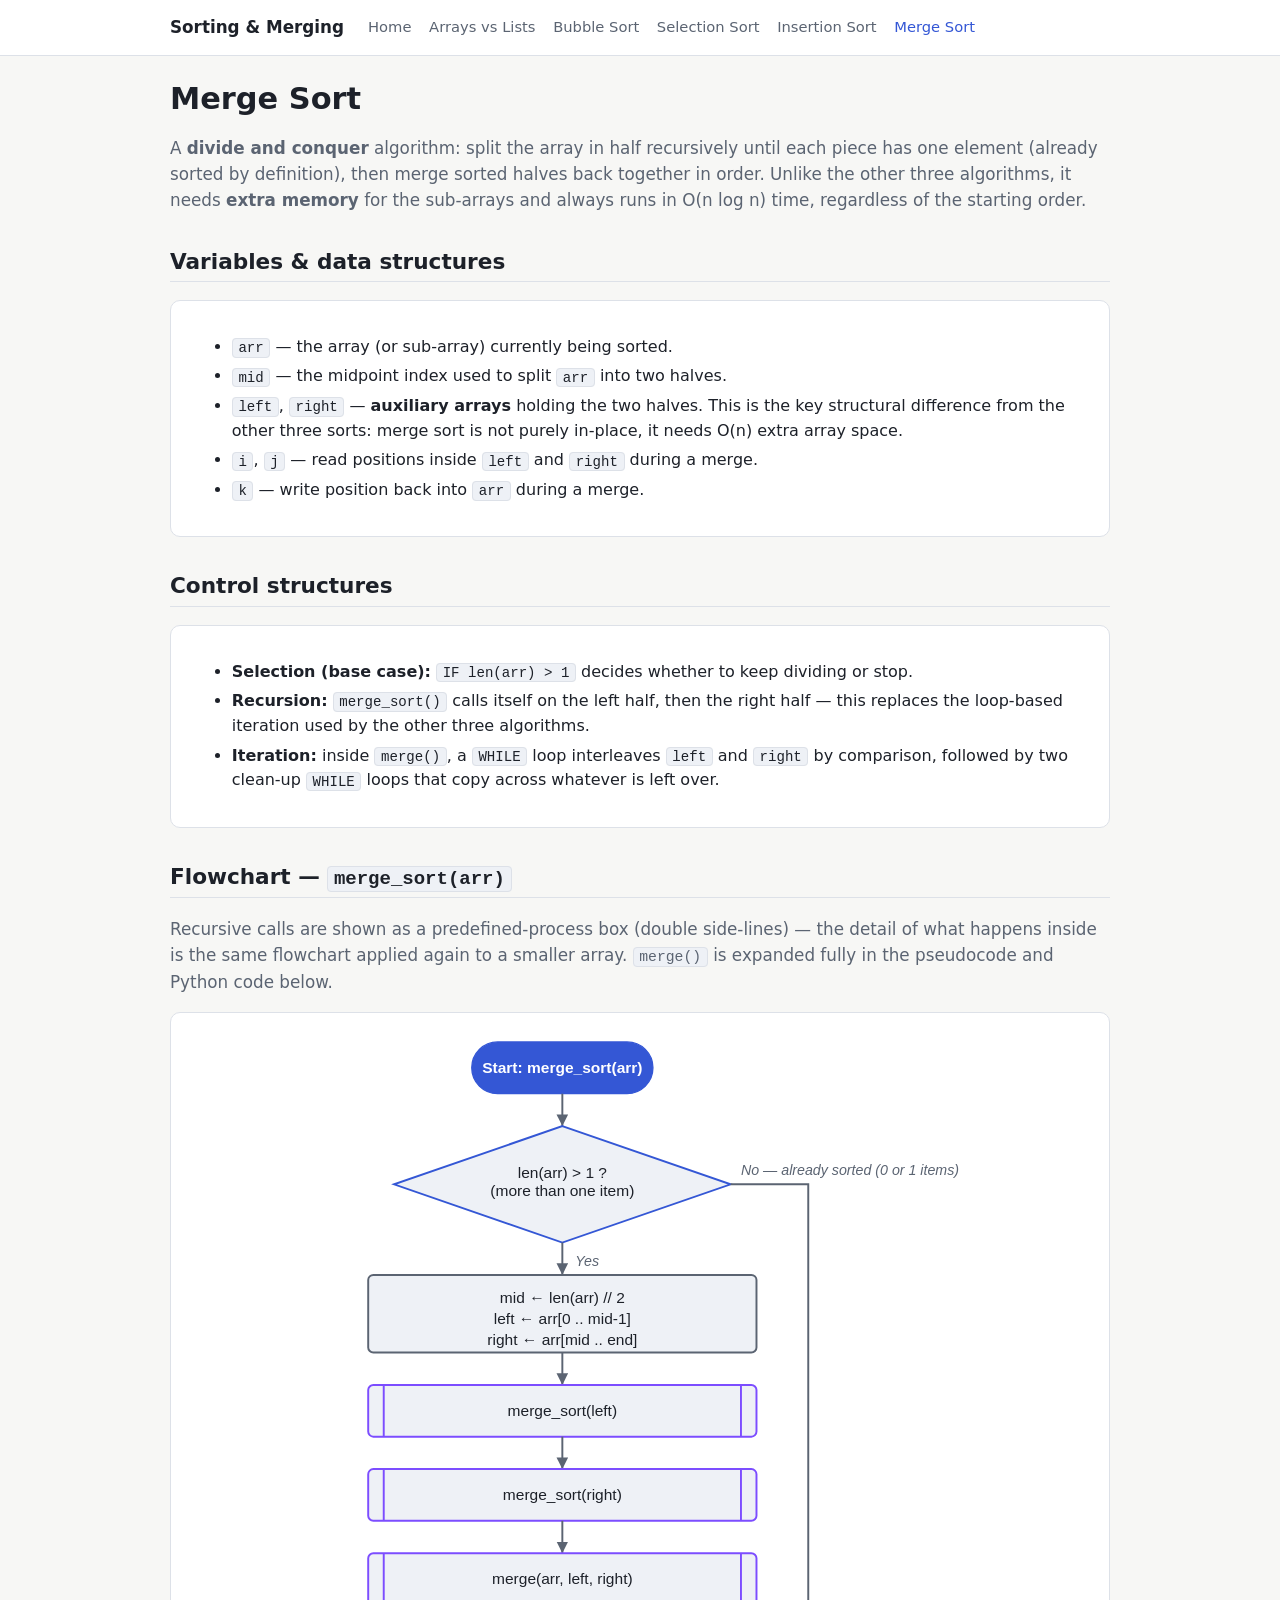
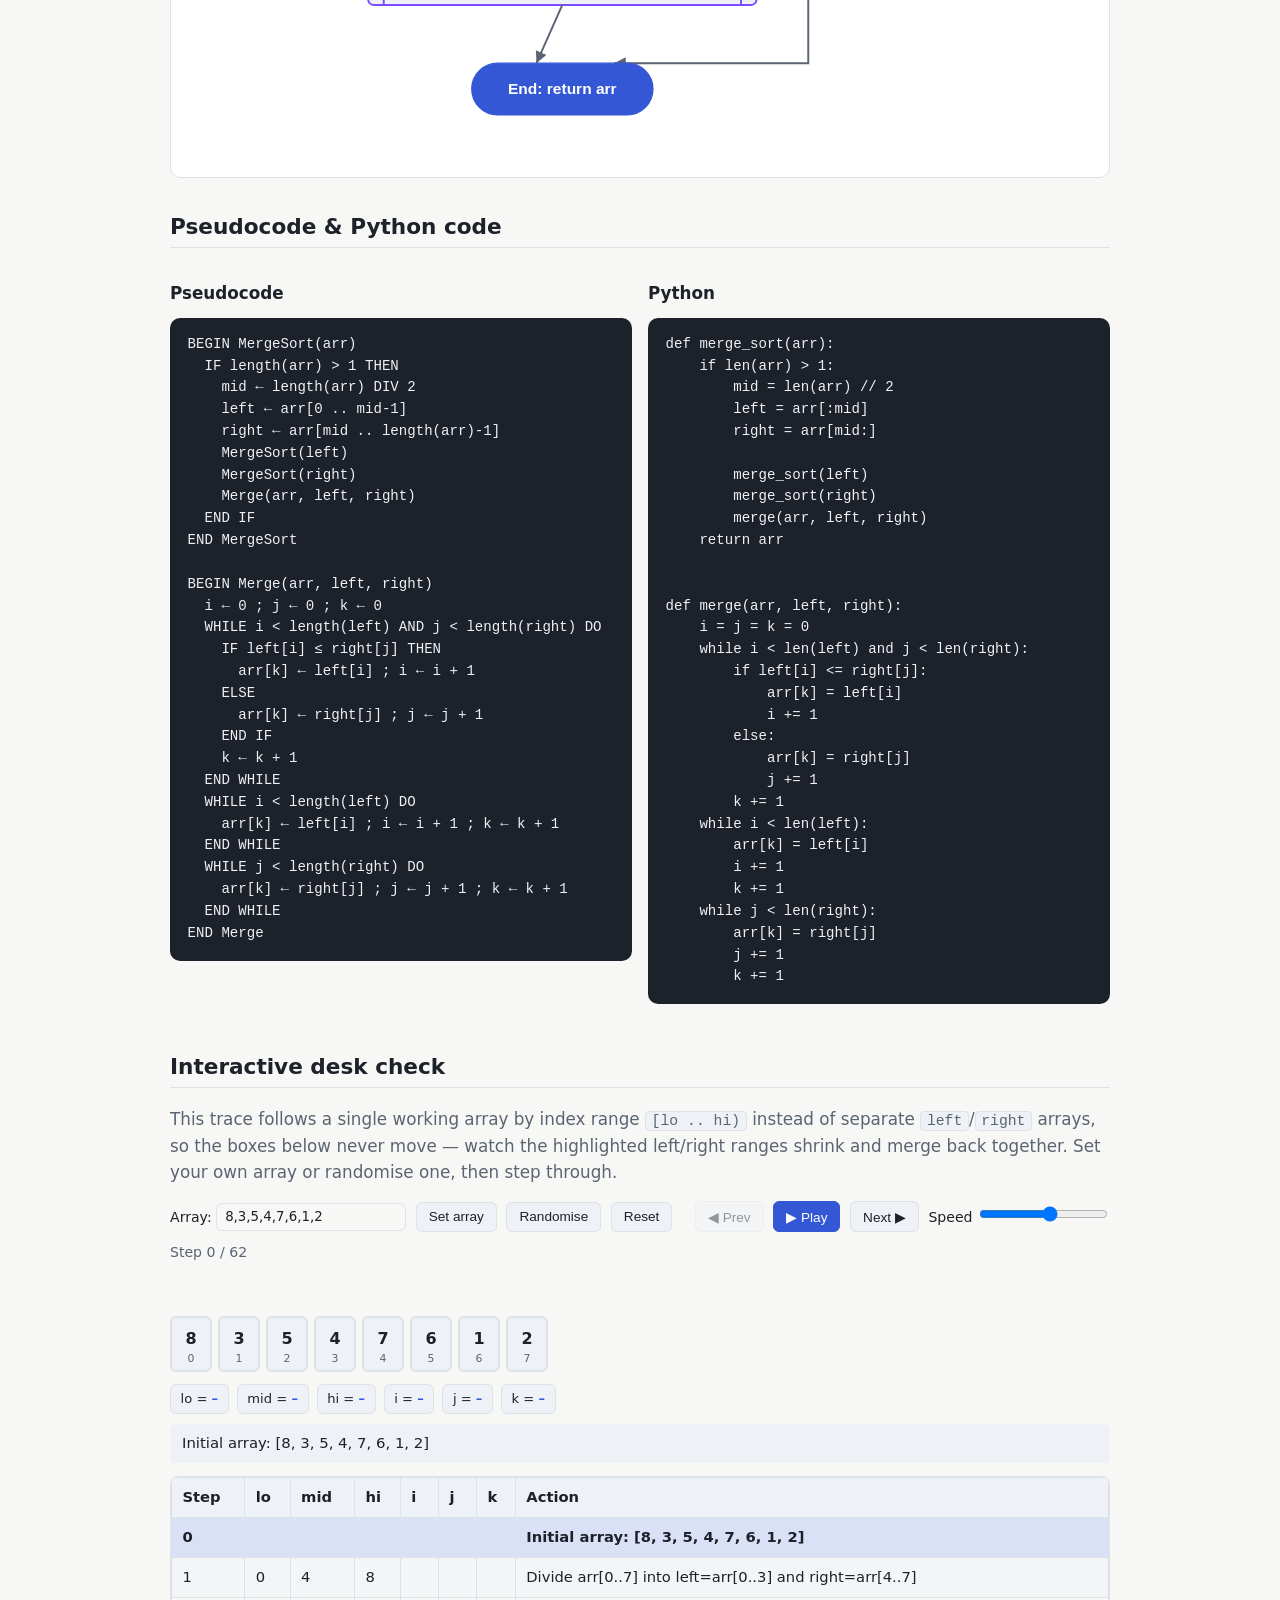
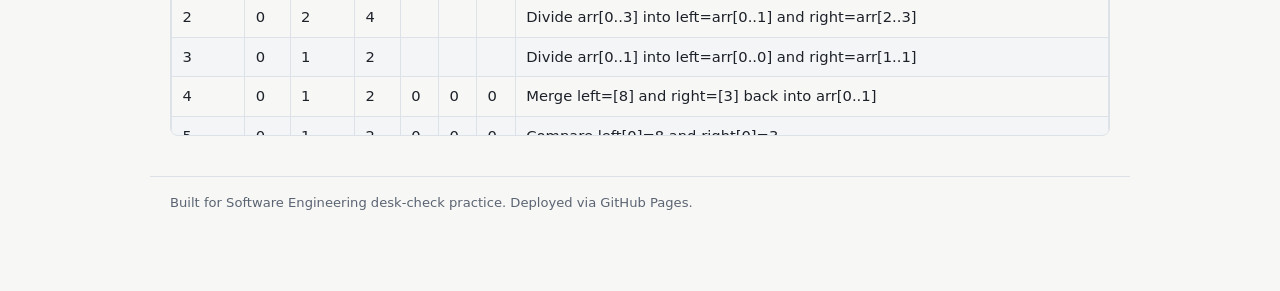
<file: sorts/merge-sort.html>
<!DOCTYPE html>
<html lang="en">
<head>
<meta charset="UTF-8">
<meta name="viewport" content="width=device-width, initial-scale=1.0">
<title>Merge Sort — Desk Check</title>
<link rel="stylesheet" href="../css/styles.css">
</head>
<body>

<header class="site-header">
  <div class="bar">
    <span class="brand">Sorting &amp; Merging</span>
    <nav>
      <a href="../index.html">Home</a>
      <a href="../arrays-vs-lists.html">Arrays vs Lists</a>
      <a href="bubble-sort.html">Bubble Sort</a>
      <a href="selection-sort.html">Selection Sort</a>
      <a href="insertion-sort.html">Insertion Sort</a>
      <a href="merge-sort.html" class="active">Merge Sort</a>
    </nav>
  </div>
</header>

<main>
  <h1>Merge Sort</h1>
  <p class="lede">
    A <strong>divide and conquer</strong> algorithm: split the array in half recursively
    until each piece has one element (already sorted by definition), then merge sorted
    halves back together in order. Unlike the other three algorithms, it needs
    <strong>extra memory</strong> for the sub-arrays and always runs in O(n log n) time,
    regardless of the starting order.
  </p>

  <h2>Variables &amp; data structures</h2>
  <div class="panel">
    <ul class="tight">
      <li><code class="inline">arr</code> — the array (or sub-array) currently being sorted.</li>
      <li><code class="inline">mid</code> — the midpoint index used to split <code class="inline">arr</code> into two halves.</li>
      <li><code class="inline">left</code>, <code class="inline">right</code> — <strong>auxiliary arrays</strong> holding the two halves. This is the key structural difference from the other three sorts: merge sort is not purely in-place, it needs O(n) extra array space.</li>
      <li><code class="inline">i</code>, <code class="inline">j</code> — read positions inside <code class="inline">left</code> and <code class="inline">right</code> during a merge.</li>
      <li><code class="inline">k</code> — write position back into <code class="inline">arr</code> during a merge.</li>
    </ul>
  </div>

  <h2>Control structures</h2>
  <div class="panel">
    <ul class="tight">
      <li><strong>Selection (base case):</strong> <code class="inline">IF len(arr) &gt; 1</code> decides whether to keep dividing or stop.</li>
      <li><strong>Recursion:</strong> <code class="inline">merge_sort()</code> calls itself on the left half, then the right half — this replaces the loop-based iteration used by the other three algorithms.</li>
      <li><strong>Iteration:</strong> inside <code class="inline">merge()</code>, a <code class="inline">WHILE</code> loop interleaves <code class="inline">left</code> and <code class="inline">right</code> by comparison, followed by two clean-up <code class="inline">WHILE</code> loops that copy across whatever is left over.</li>
    </ul>
  </div>

  <h2>Flowchart — <code class="inline">merge_sort(arr)</code></h2>
  <p class="lede">Recursive calls are shown as a predefined-process box (double side-lines) — the detail of what happens inside is the same flowchart applied again to a smaller array. <code class="inline">merge()</code> is expanded fully in the pseudocode and Python code below.</p>
  <div class="flowchart-wrap">
    <svg viewBox="0 0 700 560" xmlns="http://www.w3.org/2000/svg" role="img" aria-label="Merge sort flowchart">
      <defs>
        <marker id="arrowhead" markerWidth="8" markerHeight="8" refX="6" refY="3" orient="auto">
          <path class="fc-arrowhead" d="M0,0 L6,3 L0,6 Z"></path>
        </marker>
      </defs>

      <rect class="fc-terminator" x="220" y="10" width="140" height="40" rx="20"></rect>
      <text class="fc-text-light" x="290" y="34" text-anchor="middle">Start: merge_sort(arr)</text>

      <path class="fc-arrow" d="M290,50 L290,75"></path>

      <polygon class="fc-decision" points="290,75 420,120 290,165 160,120"></polygon>
      <text class="fc-text" x="290" y="115" text-anchor="middle" font-size="11">len(arr) &gt; 1 ?</text>
      <text class="fc-text" x="290" y="129" text-anchor="middle" font-size="10">(more than one item)</text>

      <text class="fc-label" x="300" y="183">Yes</text>
      <path class="fc-arrow" d="M290,165 L290,190"></path>

      <rect class="fc-shape" x="140" y="190" width="300" height="60" rx="4"></rect>
      <text class="fc-text" x="290" y="212" text-anchor="middle" font-size="11">mid &#8592; len(arr) // 2</text>
      <text class="fc-text" x="290" y="228" text-anchor="middle" font-size="11">left &#8592; arr[0 .. mid-1]</text>
      <text class="fc-text" x="290" y="244" text-anchor="middle" font-size="11">right &#8592; arr[mid .. end]</text>
      <path class="fc-arrow" d="M290,250 L290,275"></path>

      <rect class="fc-predef" x="140" y="275" width="300" height="40" rx="4"></rect>
      <line class="fc-predef" x1="152" y1="275" x2="152" y2="315"></line>
      <line class="fc-predef" x1="428" y1="275" x2="428" y2="315"></line>
      <text class="fc-text" x="290" y="299" text-anchor="middle" font-size="11">merge_sort(left)</text>
      <path class="fc-arrow" d="M290,315 L290,340"></path>

      <rect class="fc-predef" x="140" y="340" width="300" height="40" rx="4"></rect>
      <line class="fc-predef" x1="152" y1="340" x2="152" y2="380"></line>
      <line class="fc-predef" x1="428" y1="340" x2="428" y2="380"></line>
      <text class="fc-text" x="290" y="364" text-anchor="middle" font-size="11">merge_sort(right)</text>
      <path class="fc-arrow" d="M290,380 L290,405"></path>

      <rect class="fc-predef" x="140" y="405" width="300" height="40" rx="4"></rect>
      <line class="fc-predef" x1="152" y1="405" x2="152" y2="445"></line>
      <line class="fc-predef" x1="428" y1="405" x2="428" y2="445"></line>
      <text class="fc-text" x="290" y="429" text-anchor="middle" font-size="11">merge(arr, left, right)</text>
      <path class="fc-arrow" d="M290,445 L270,490"></path>

      <text class="fc-label" x="428" y="113">No &#8212; already sorted (0 or 1 items)</text>
      <path class="fc-arrow" d="M420,120 L480,120 L480,490 L330,490"></path>

      <rect class="fc-terminator" x="220" y="490" width="140" height="40" rx="20"></rect>
      <text class="fc-text-light" x="290" y="514" text-anchor="middle">End: return arr</text>
    </svg>
  </div>

  <h2>Pseudocode &amp; Python code</h2>
  <div class="panel-grid">
    <div>
      <h3>Pseudocode</h3>
      <pre><code>BEGIN MergeSort(arr)
  IF length(arr) &gt; 1 THEN
    mid &#8592; length(arr) DIV 2
    left &#8592; arr[0 .. mid-1]
    right &#8592; arr[mid .. length(arr)-1]
    MergeSort(left)
    MergeSort(right)
    Merge(arr, left, right)
  END IF
END MergeSort

BEGIN Merge(arr, left, right)
  i &#8592; 0 ; j &#8592; 0 ; k &#8592; 0
  WHILE i &lt; length(left) AND j &lt; length(right) DO
    IF left[i] &#8804; right[j] THEN
      arr[k] &#8592; left[i] ; i &#8592; i + 1
    ELSE
      arr[k] &#8592; right[j] ; j &#8592; j + 1
    END IF
    k &#8592; k + 1
  END WHILE
  WHILE i &lt; length(left) DO
    arr[k] &#8592; left[i] ; i &#8592; i + 1 ; k &#8592; k + 1
  END WHILE
  WHILE j &lt; length(right) DO
    arr[k] &#8592; right[j] ; j &#8592; j + 1 ; k &#8592; k + 1
  END WHILE
END Merge</code></pre>
    </div>
    <div>
      <h3>Python</h3>
      <pre><code>def merge_sort(arr):
    if len(arr) > 1:
        mid = len(arr) // 2
        left = arr[:mid]
        right = arr[mid:]

        merge_sort(left)
        merge_sort(right)
        merge(arr, left, right)
    return arr


def merge(arr, left, right):
    i = j = k = 0
    while i < len(left) and j < len(right):
        if left[i] <= right[j]:
            arr[k] = left[i]
            i += 1
        else:
            arr[k] = right[j]
            j += 1
        k += 1
    while i < len(left):
        arr[k] = left[i]
        i += 1
        k += 1
    while j < len(right):
        arr[k] = right[j]
        j += 1
        k += 1</code></pre>
    </div>
  </div>

  <h2>Interactive desk check</h2>
  <p class="lede">
    This trace follows a single working array by index range <code class="inline">[lo .. hi)</code>
    instead of separate <code class="inline">left</code>/<code class="inline">right</code> arrays, so the
    boxes below never move — watch the highlighted left/right ranges shrink and merge back together.
    Set your own array or randomise one, then step through.
  </p>
  <div id="visualizer"></div>
</main>

<footer class="site-footer">
  Built for Software Engineering desk-check practice. Deployed via GitHub Pages.
</footer>

<script src="../js/visualizer.js"></script>
<script src="../js/algorithms/merge.js"></script>
<script>
  initVisualizer({
    root: "visualizer",
    algorithmFn: mergeSortSteps,
    varNames: ["lo", "mid", "hi", "i", "j", "k"],
    defaultArray: [8, 3, 5, 4, 7, 6, 1, 2],
  });
</script>
</body>
</html>
</file>
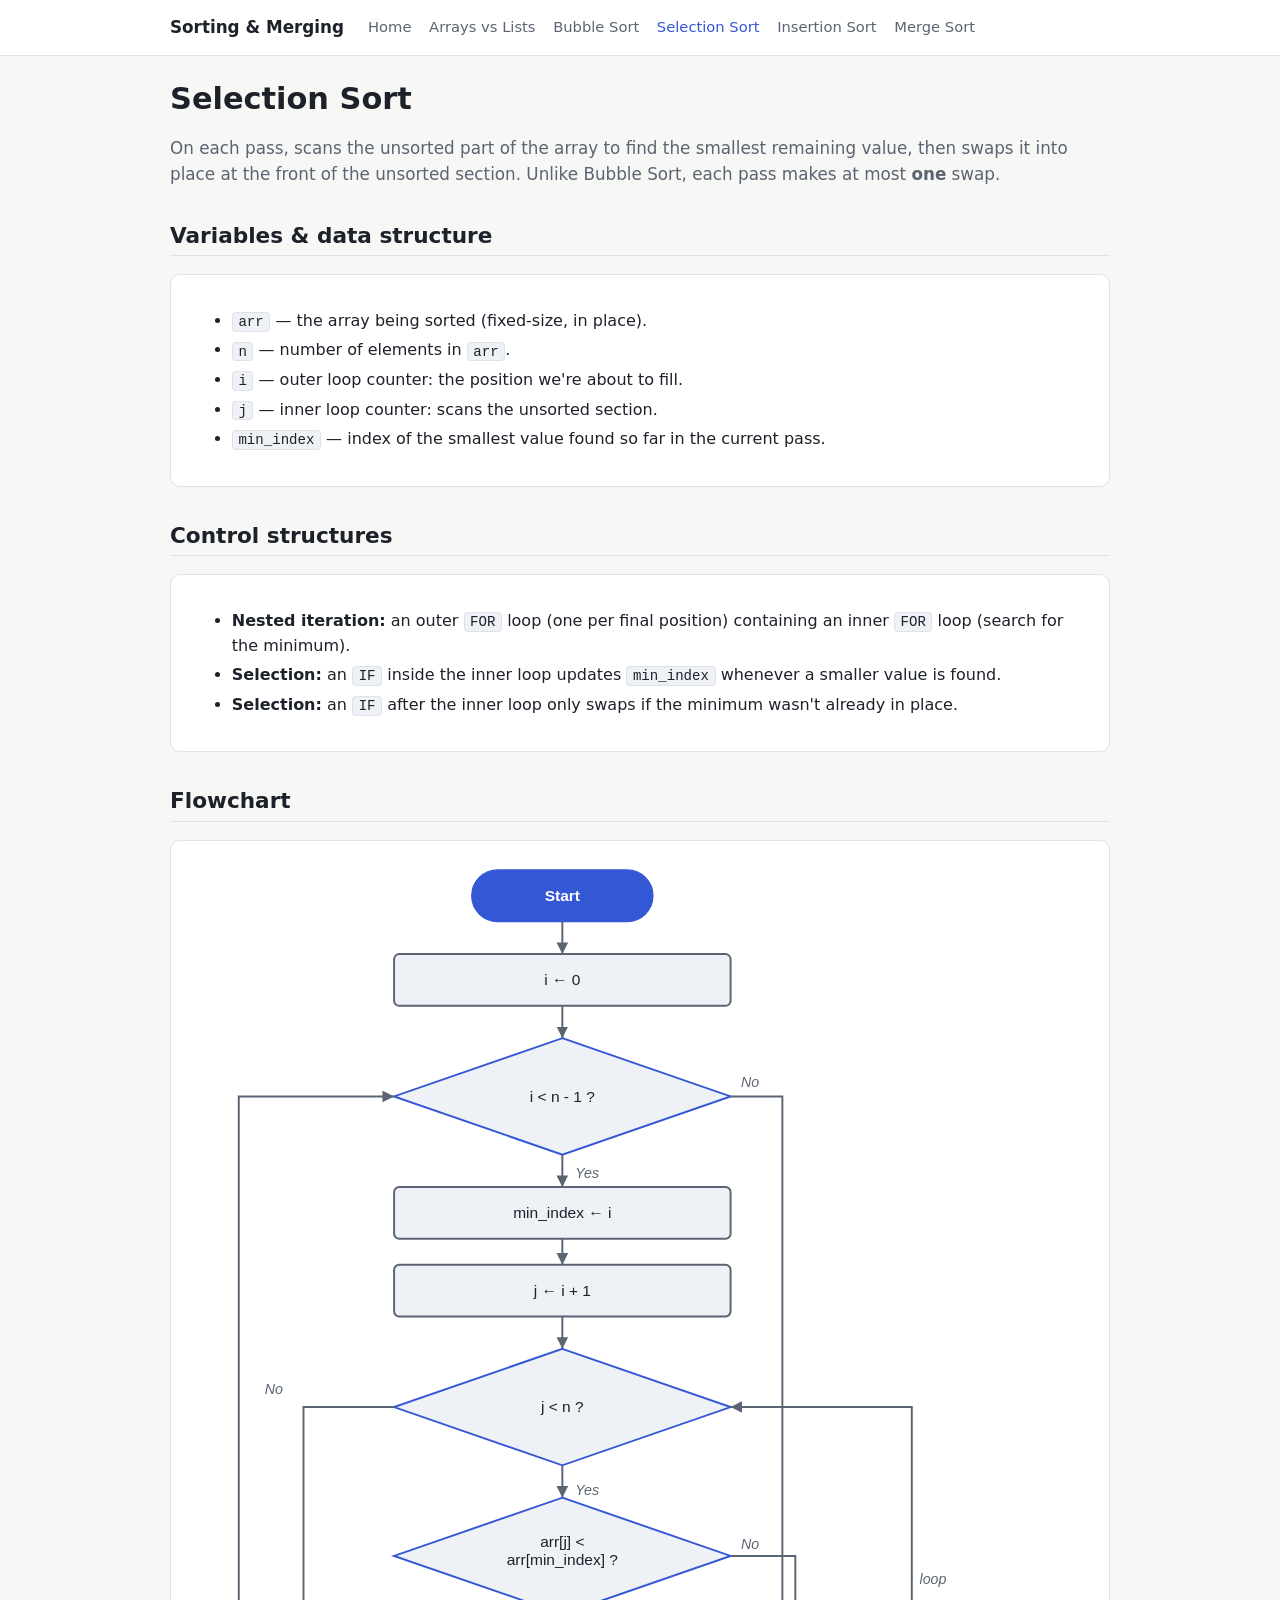
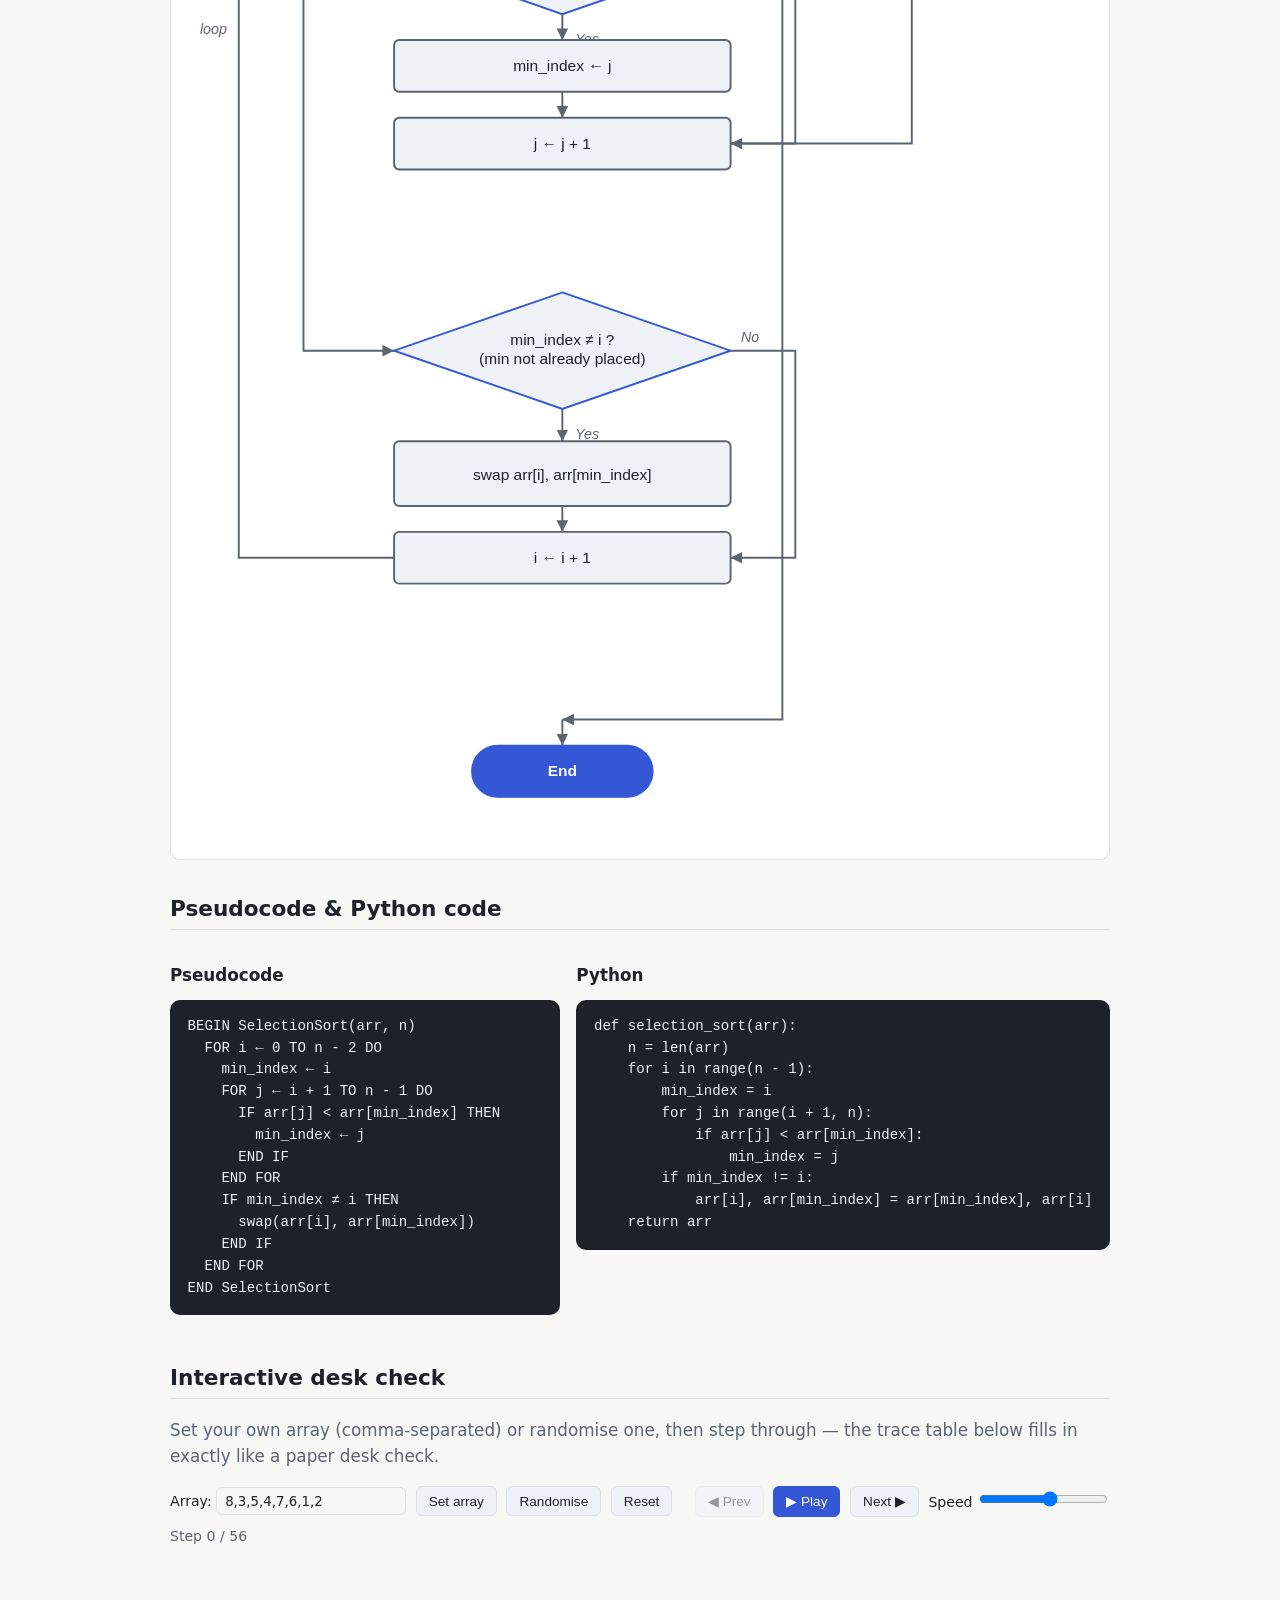
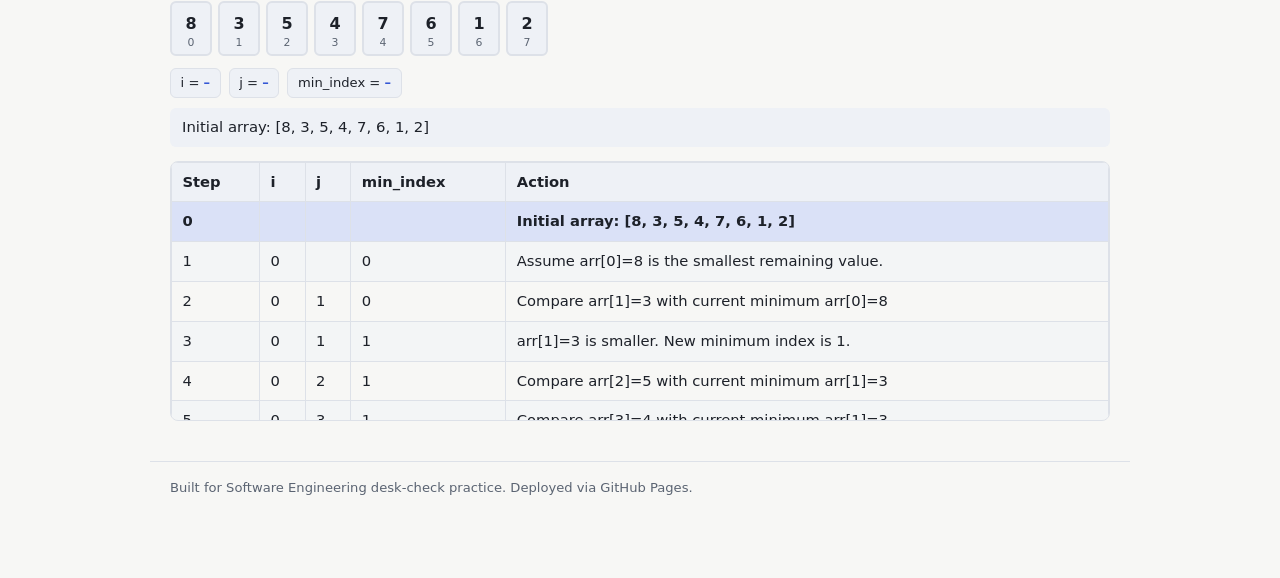
<file: sorts/selection-sort.html>
<!DOCTYPE html>
<html lang="en">
<head>
<meta charset="UTF-8">
<meta name="viewport" content="width=device-width, initial-scale=1.0">
<title>Selection Sort — Desk Check</title>
<link rel="stylesheet" href="../css/styles.css">
</head>
<body>

<header class="site-header">
  <div class="bar">
    <span class="brand">Sorting &amp; Merging</span>
    <nav>
      <a href="../index.html">Home</a>
      <a href="../arrays-vs-lists.html">Arrays vs Lists</a>
      <a href="bubble-sort.html">Bubble Sort</a>
      <a href="selection-sort.html" class="active">Selection Sort</a>
      <a href="insertion-sort.html">Insertion Sort</a>
      <a href="merge-sort.html">Merge Sort</a>
    </nav>
  </div>
</header>

<main>
  <h1>Selection Sort</h1>
  <p class="lede">
    On each pass, scans the unsorted part of the array to find the smallest remaining
    value, then swaps it into place at the front of the unsorted section. Unlike Bubble
    Sort, each pass makes at most <strong>one</strong> swap.
  </p>

  <h2>Variables &amp; data structure</h2>
  <div class="panel">
    <ul class="tight">
      <li><code class="inline">arr</code> — the array being sorted (fixed-size, in place).</li>
      <li><code class="inline">n</code> — number of elements in <code class="inline">arr</code>.</li>
      <li><code class="inline">i</code> — outer loop counter: the position we're about to fill.</li>
      <li><code class="inline">j</code> — inner loop counter: scans the unsorted section.</li>
      <li><code class="inline">min_index</code> — index of the smallest value found so far in the current pass.</li>
    </ul>
  </div>

  <h2>Control structures</h2>
  <div class="panel">
    <ul class="tight">
      <li><strong>Nested iteration:</strong> an outer <code class="inline">FOR</code> loop (one per final position) containing an inner <code class="inline">FOR</code> loop (search for the minimum).</li>
      <li><strong>Selection:</strong> an <code class="inline">IF</code> inside the inner loop updates <code class="inline">min_index</code> whenever a smaller value is found.</li>
      <li><strong>Selection:</strong> an <code class="inline">IF</code> after the inner loop only swaps if the minimum wasn't already in place.</li>
    </ul>
  </div>

  <h2>Flowchart</h2>
  <div class="flowchart-wrap">
    <svg viewBox="0 0 700 1220" xmlns="http://www.w3.org/2000/svg" role="img" aria-label="Selection sort flowchart">
      <defs>
        <marker id="arrowhead" markerWidth="8" markerHeight="8" refX="6" refY="3" orient="auto">
          <path class="fc-arrowhead" d="M0,0 L6,3 L0,6 Z"></path>
        </marker>
      </defs>

      <rect class="fc-terminator" x="220" y="10" width="140" height="40" rx="20"></rect>
      <text class="fc-text-light" x="290" y="34" text-anchor="middle">Start</text>
      <path class="fc-arrow" d="M290,50 L290,75"></path>

      <rect class="fc-shape" x="160" y="75" width="260" height="40" rx="4"></rect>
      <text class="fc-text" x="290" y="99" text-anchor="middle">i &#8592; 0</text>
      <path class="fc-arrow" d="M290,115 L290,140"></path>

      <polygon class="fc-decision" points="290,140 420,185 290,230 160,185"></polygon>
      <text class="fc-text" x="290" y="189" text-anchor="middle">i &lt; n - 1 ?</text>
      <text class="fc-label" x="300" y="248">Yes</text>
      <path class="fc-arrow" d="M290,230 L290,255"></path>

      <rect class="fc-shape" x="160" y="255" width="260" height="40" rx="4"></rect>
      <text class="fc-text" x="290" y="279" text-anchor="middle">min_index &#8592; i</text>
      <path class="fc-arrow" d="M290,295 L290,315"></path>

      <rect class="fc-shape" x="160" y="315" width="260" height="40" rx="4"></rect>
      <text class="fc-text" x="290" y="339" text-anchor="middle">j &#8592; i + 1</text>
      <path class="fc-arrow" d="M290,355 L290,380"></path>

      <polygon class="fc-decision" points="290,380 420,425 290,470 160,425"></polygon>
      <text class="fc-text" x="290" y="429" text-anchor="middle">j &lt; n ?</text>
      <text class="fc-label" x="300" y="493">Yes</text>
      <path class="fc-arrow" d="M290,470 L290,495"></path>

      <polygon class="fc-decision" points="290,495 420,540 290,585 160,540"></polygon>
      <text class="fc-text" x="290" y="533" text-anchor="middle" font-size="11">arr[j] &lt;</text>
      <text class="fc-text" x="290" y="547" text-anchor="middle" font-size="11">arr[min_index] ?</text>
      <text class="fc-label" x="300" y="608">Yes</text>
      <path class="fc-arrow" d="M290,585 L290,605"></path>

      <rect class="fc-shape" x="160" y="605" width="260" height="40" rx="4"></rect>
      <text class="fc-text" x="290" y="629" text-anchor="middle">min_index &#8592; j</text>
      <path class="fc-arrow" d="M290,645 L290,665"></path>

      <rect class="fc-shape" x="160" y="665" width="260" height="40" rx="4"></rect>
      <text class="fc-text" x="290" y="689" text-anchor="middle">j &#8592; j + 1</text>

      <text class="fc-label" x="428" y="535">No</text>
      <path class="fc-arrow" d="M420,540 L470,540 L470,685 L420,685"></path>

      <text class="fc-label" x="566" y="562">loop</text>
      <path class="fc-arrow" d="M420,685 L560,685 L560,425 L420,425"></path>

      <text class="fc-label" x="60" y="415">No</text>
      <path class="fc-arrow" d="M160,425 L90,425 L90,845 L160,845"></path>

      <polygon class="fc-decision" points="290,800 420,845 290,890 160,845"></polygon>
      <text class="fc-text" x="290" y="841" text-anchor="middle" font-size="11">min_index &#8800; i ?</text>
      <text class="fc-text" x="290" y="855" text-anchor="middle" font-size="10">(min not already placed)</text>

      <text class="fc-label" x="300" y="913">Yes</text>
      <path class="fc-arrow" d="M290,890 L290,915"></path>

      <rect class="fc-shape" x="160" y="915" width="260" height="50" rx="4"></rect>
      <text class="fc-text" x="290" y="945" text-anchor="middle" font-size="11">swap arr[i], arr[min_index]</text>
      <path class="fc-arrow" d="M290,965 L290,985"></path>

      <rect class="fc-shape" x="160" y="985" width="260" height="40" rx="4"></rect>
      <text class="fc-text" x="290" y="1009" text-anchor="middle">i &#8592; i + 1</text>

      <text class="fc-label" x="428" y="838">No</text>
      <path class="fc-arrow" d="M420,845 L470,845 L470,1005 L420,1005"></path>

      <text class="fc-label" x="10" y="600">loop</text>
      <path class="fc-arrow" d="M160,1005 L40,1005 L40,185 L160,185"></path>

      <text class="fc-label" x="428" y="178">No</text>
      <path class="fc-arrow" d="M420,185 L460,185 L460,1130 L290,1130"></path>

      <path class="fc-arrow" d="M290,1130 L290,1150"></path>
      <rect class="fc-terminator" x="220" y="1150" width="140" height="40" rx="20"></rect>
      <text class="fc-text-light" x="290" y="1174" text-anchor="middle">End</text>
    </svg>
  </div>

  <h2>Pseudocode &amp; Python code</h2>
  <div class="panel-grid">
    <div>
      <h3>Pseudocode</h3>
      <pre><code>BEGIN SelectionSort(arr, n)
  FOR i &#8592; 0 TO n - 2 DO
    min_index &#8592; i
    FOR j &#8592; i + 1 TO n - 1 DO
      IF arr[j] &lt; arr[min_index] THEN
        min_index &#8592; j
      END IF
    END FOR
    IF min_index &#8800; i THEN
      swap(arr[i], arr[min_index])
    END IF
  END FOR
END SelectionSort</code></pre>
    </div>
    <div>
      <h3>Python</h3>
      <pre><code>def selection_sort(arr):
    n = len(arr)
    for i in range(n - 1):
        min_index = i
        for j in range(i + 1, n):
            if arr[j] < arr[min_index]:
                min_index = j
        if min_index != i:
            arr[i], arr[min_index] = arr[min_index], arr[i]
    return arr</code></pre>
    </div>
  </div>

  <h2>Interactive desk check</h2>
  <p class="lede">Set your own array (comma-separated) or randomise one, then step through — the trace table below fills in exactly like a paper desk check.</p>
  <div id="visualizer"></div>
</main>

<footer class="site-footer">
  Built for Software Engineering desk-check practice. Deployed via GitHub Pages.
</footer>

<script src="../js/visualizer.js"></script>
<script src="../js/algorithms/selection.js"></script>
<script>
  initVisualizer({
    root: "visualizer",
    algorithmFn: selectionSortSteps,
    varNames: ["i", "j", "min_index"],
    defaultArray: [8, 3, 5, 4, 7, 6, 1, 2],
  });
</script>
</body>
</html>
</file>
<file: css/styles.css>
/* ---------- Design tokens ---------- */
:root {
  --bg: #f7f7f5;
  --surface: #ffffff;
  --surface-2: #eef1f6;
  --text: #1d2129;
  --muted: #5b6472;
  --border: #dde1e8;
  --accent: #3457d5;
  --accent-2: #7c4dff;
  --ok: #1a8754;
  --warn: #b8860b;
  --danger: #c0392b;
  --code-bg: #1d2129;
  --code-text: #eef1f6;
  --radius: 10px;
  --max-width: 980px;
  color-scheme: light;
}

@media (prefers-color-scheme: dark) {
  :root:not([data-theme="light"]) {
    --bg: #14161c;
    --surface: #1b1e26;
    --surface-2: #232733;
    --text: #e9ebf0;
    --muted: #9aa3b2;
    --border: #2c3140;
    --accent: #7c96ff;
    --accent-2: #b39dff;
    --ok: #4fd692;
    --warn: #e4b13c;
    --danger: #ff6b5e;
    --code-bg: #0e1015;
    --code-text: #e9ebf0;
    color-scheme: dark;
  }
}

:root[data-theme="dark"] {
  --bg: #14161c;
  --surface: #1b1e26;
  --surface-2: #232733;
  --text: #e9ebf0;
  --muted: #9aa3b2;
  --border: #2c3140;
  --accent: #7c96ff;
  --accent-2: #b39dff;
  --ok: #4fd692;
  --warn: #e4b13c;
  --danger: #ff6b5e;
  --code-bg: #0e1015;
  --code-text: #e9ebf0;
  color-scheme: dark;
}

* { box-sizing: border-box; }

html, body {
  margin: 0;
  padding: 0;
  background: var(--bg);
  color: var(--text);
  font-family: "Segoe UI", system-ui, -apple-system, Roboto, sans-serif;
  line-height: 1.55;
}

body { padding-bottom: 4rem; }

main {
  max-width: var(--max-width);
  margin: 0 auto;
  padding: 0 1.25rem;
}

h1, h2, h3 { line-height: 1.25; }
h1 { font-size: 1.9rem; margin: 1.5rem 0 0.5rem; }
h2 { font-size: 1.35rem; margin-top: 2.25rem; border-bottom: 1px solid var(--border); padding-bottom: 0.35rem; }
h3 { font-size: 1.05rem; margin-bottom: 0.5rem; }

p { color: var(--text); }
.lede { color: var(--muted); font-size: 1.05rem; }

a { color: var(--accent); text-decoration: none; }
a:hover { text-decoration: underline; }

code, pre {
  font-family: "Cascadia Code", Consolas, "SFMono-Regular", Menlo, monospace;
}

pre {
  background: var(--code-bg);
  color: var(--code-text);
  padding: 1rem 1.1rem;
  border-radius: var(--radius);
  overflow-x: auto;
  font-size: 0.88rem;
}

code.inline {
  background: var(--surface-2);
  border: 1px solid var(--border);
  border-radius: 4px;
  padding: 0.05rem 0.35rem;
  font-size: 0.88em;
}

/* ---------- Header / nav ---------- */
.site-header {
  border-bottom: 1px solid var(--border);
  background: var(--surface);
}
.site-header .bar {
  max-width: var(--max-width);
  margin: 0 auto;
  padding: 0.9rem 1.25rem;
  display: flex;
  align-items: center;
  gap: 1.5rem;
  flex-wrap: wrap;
}
.site-header .brand {
  font-weight: 700;
  color: var(--text);
  font-size: 1.05rem;
  white-space: nowrap;
}
.site-header nav {
  display: flex;
  gap: 1.1rem;
  flex-wrap: wrap;
  font-size: 0.92rem;
}
.site-header nav a { color: var(--muted); }
.site-header nav a.active,
.site-header nav a:hover { color: var(--accent); }

/* ---------- Cards / grid ---------- */
.card-grid {
  display: grid;
  grid-template-columns: repeat(auto-fit, minmax(220px, 1fr));
  gap: 1rem;
  margin: 1.25rem 0 2rem;
}
.card {
  background: var(--surface);
  border: 1px solid var(--border);
  border-radius: var(--radius);
  padding: 1.1rem 1.2rem;
  transition: border-color 0.15s ease, transform 0.15s ease;
}
.card:hover { border-color: var(--accent); transform: translateY(-1px); }
.card h3 { margin-top: 0; }
.card p { color: var(--muted); font-size: 0.92rem; margin-bottom: 0; }
.card .tag {
  display: inline-block;
  font-size: 0.72rem;
  text-transform: uppercase;
  letter-spacing: 0.04em;
  color: var(--accent);
  background: var(--surface-2);
  border-radius: 999px;
  padding: 0.15rem 0.6rem;
  margin-bottom: 0.5rem;
}

/* ---------- Tables (theory comparisons + trace tables) ---------- */
table {
  border-collapse: collapse;
  width: 100%;
  margin: 1rem 0;
  font-size: 0.92rem;
}
th, td {
  border: 1px solid var(--border);
  padding: 0.5rem 0.65rem;
  text-align: left;
}
th {
  background: var(--surface-2);
  font-weight: 600;
}
tbody tr:nth-child(even) { background: color-mix(in srgb, var(--surface-2) 45%, transparent); }

/* ---------- Info panels ---------- */
.panel {
  background: var(--surface);
  border: 1px solid var(--border);
  border-radius: var(--radius);
  padding: 1.1rem 1.3rem;
  margin: 1rem 0;
}
.panel-grid {
  display: grid;
  grid-template-columns: 1fr 1fr;
  gap: 1rem;
}
@media (max-width: 700px) {
  .panel-grid { grid-template-columns: 1fr; }
}
ul.tight li { margin-bottom: 0.3rem; }

/* ---------- Flowchart ---------- */
.flowchart-wrap {
  background: var(--surface);
  border: 1px solid var(--border);
  border-radius: var(--radius);
  padding: 1rem;
  overflow-x: auto;
  text-align: center;
}
.flowchart-wrap svg { max-width: 100%; height: auto; }
.fc-shape { fill: var(--surface-2); stroke: var(--muted); stroke-width: 1.5; }
.fc-decision { fill: var(--surface-2); stroke: var(--accent); stroke-width: 1.5; }
.fc-terminator { fill: var(--accent); stroke: var(--accent); }
.fc-text { fill: var(--text); font: 12px "Segoe UI", sans-serif; }
.fc-text-light { fill: #fff; font: 12px "Segoe UI", sans-serif; font-weight: 600; }
.fc-arrow { stroke: var(--muted); stroke-width: 1.5; fill: none; marker-end: url(#arrowhead); }
.fc-label { fill: var(--muted); font: 11px "Segoe UI", sans-serif; font-style: italic; }
.fc-arrowhead { fill: var(--muted); }
.fc-predef { fill: var(--surface-2); stroke: var(--accent-2); stroke-width: 1.5; }

/* ---------- Visualizer ---------- */
.visualizer {
  background: var(--surface);
  border: 1px solid var(--border);
  border-radius: var(--radius);
  padding: 1.1rem 1.2rem;
  margin: 1rem 0 2rem;
}
.viz-controls {
  display: flex;
  flex-wrap: wrap;
  align-items: center;
  gap: 0.6rem;
  margin-bottom: 1rem;
  font-size: 0.88rem;
}
.viz-controls input[type="text"] {
  width: 190px;
  padding: 0.35rem 0.5rem;
  border-radius: 6px;
  border: 1px solid var(--border);
  background: var(--bg);
  color: var(--text);
  font-family: inherit;
}
.viz-controls button {
  border: 1px solid var(--border);
  background: var(--surface-2);
  color: var(--text);
  border-radius: 6px;
  padding: 0.4rem 0.75rem;
  font-size: 0.85rem;
  cursor: pointer;
}
.viz-controls button:hover { border-color: var(--accent); color: var(--accent); }
.viz-controls button:disabled { opacity: 0.45; cursor: not-allowed; }
.viz-controls button.primary {
  background: var(--accent);
  border-color: var(--accent);
  color: #fff;
}
.viz-controls .spacer { flex: 1 1 auto; }
.viz-controls .step-counter { color: var(--muted); white-space: nowrap; }

.viz-array {
  display: flex;
  gap: 6px;
  align-items: flex-end;
  min-height: 92px;
  margin-bottom: 0.75rem;
  flex-wrap: wrap;
}
.viz-box {
  position: relative;
  min-width: 42px;
  padding: 0.55rem 0.3rem 1.1rem;
  text-align: center;
  background: var(--surface-2);
  border: 2px solid var(--border);
  border-radius: 6px;
  font-weight: 700;
  font-variant-numeric: tabular-nums;
  transition: background 0.15s ease, border-color 0.15s ease, transform 0.15s ease;
}
.viz-box .idx {
  position: absolute;
  bottom: 2px;
  left: 0;
  right: 0;
  font-size: 0.68rem;
  font-weight: 400;
  color: var(--muted);
}
.viz-box .tags {
  position: absolute;
  top: -1.35rem;
  left: 0;
  right: 0;
  font-size: 0.68rem;
  font-weight: 700;
  color: var(--accent);
  white-space: nowrap;
}
.viz-box.compare { border-color: var(--warn); background: color-mix(in srgb, var(--warn) 22%, var(--surface-2)); }
.viz-box.swap { border-color: var(--danger); background: color-mix(in srgb, var(--danger) 25%, var(--surface-2)); transform: translateY(-3px); }
.viz-box.key { border-color: var(--accent-2); background: color-mix(in srgb, var(--accent-2) 22%, var(--surface-2)); }
.viz-box.sorted { border-color: var(--ok); background: color-mix(in srgb, var(--ok) 20%, var(--surface-2)); }
.viz-box.range-a { box-shadow: inset 0 -4px 0 var(--accent); }
.viz-box.range-b { box-shadow: inset 0 -4px 0 var(--accent-2); }

.viz-vars {
  display: flex;
  flex-wrap: wrap;
  gap: 0.5rem;
  margin-bottom: 0.6rem;
}
.viz-vars .var-chip {
  background: var(--surface-2);
  border: 1px solid var(--border);
  border-radius: 6px;
  padding: 0.25rem 0.6rem;
  font-size: 0.82rem;
  font-variant-numeric: tabular-nums;
}
.viz-vars .var-chip b { color: var(--accent); }

.viz-description {
  min-height: 1.4em;
  font-size: 0.93rem;
  color: var(--text);
  background: var(--surface-2);
  border-radius: 6px;
  padding: 0.5rem 0.75rem;
  margin: 0 0 0.85rem;
}

.viz-trace-wrap { max-height: 260px; overflow-y: auto; border: 1px solid var(--border); border-radius: 8px; }
.viz-trace-wrap table { margin: 0; }
.viz-trace-wrap thead th { position: sticky; top: 0; }
.viz-trace-wrap tbody tr.current { background: color-mix(in srgb, var(--accent) 18%, var(--surface)); font-weight: 600; }

footer.site-footer {
  max-width: var(--max-width);
  margin: 2.5rem auto 0;
  padding: 1rem 1.25rem;
  color: var(--muted);
  font-size: 0.82rem;
  border-top: 1px solid var(--border);
}
</file>
